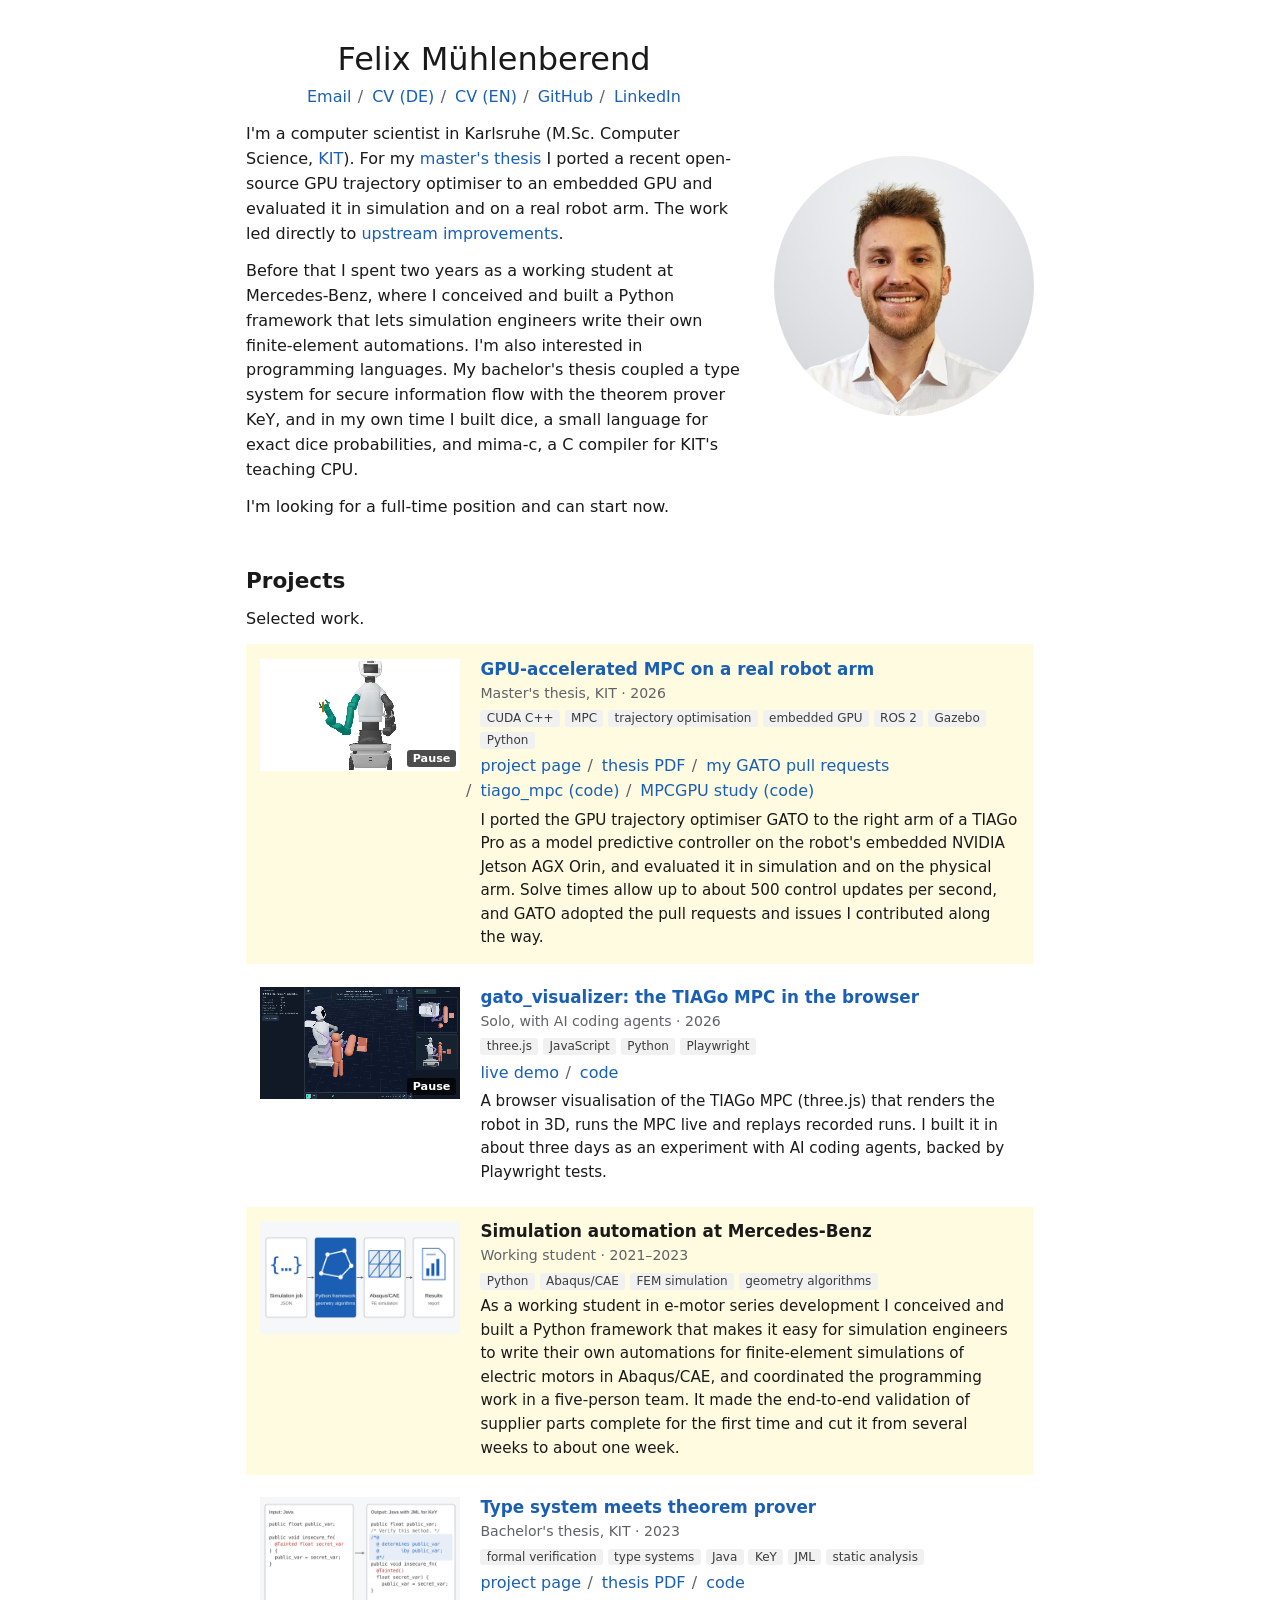
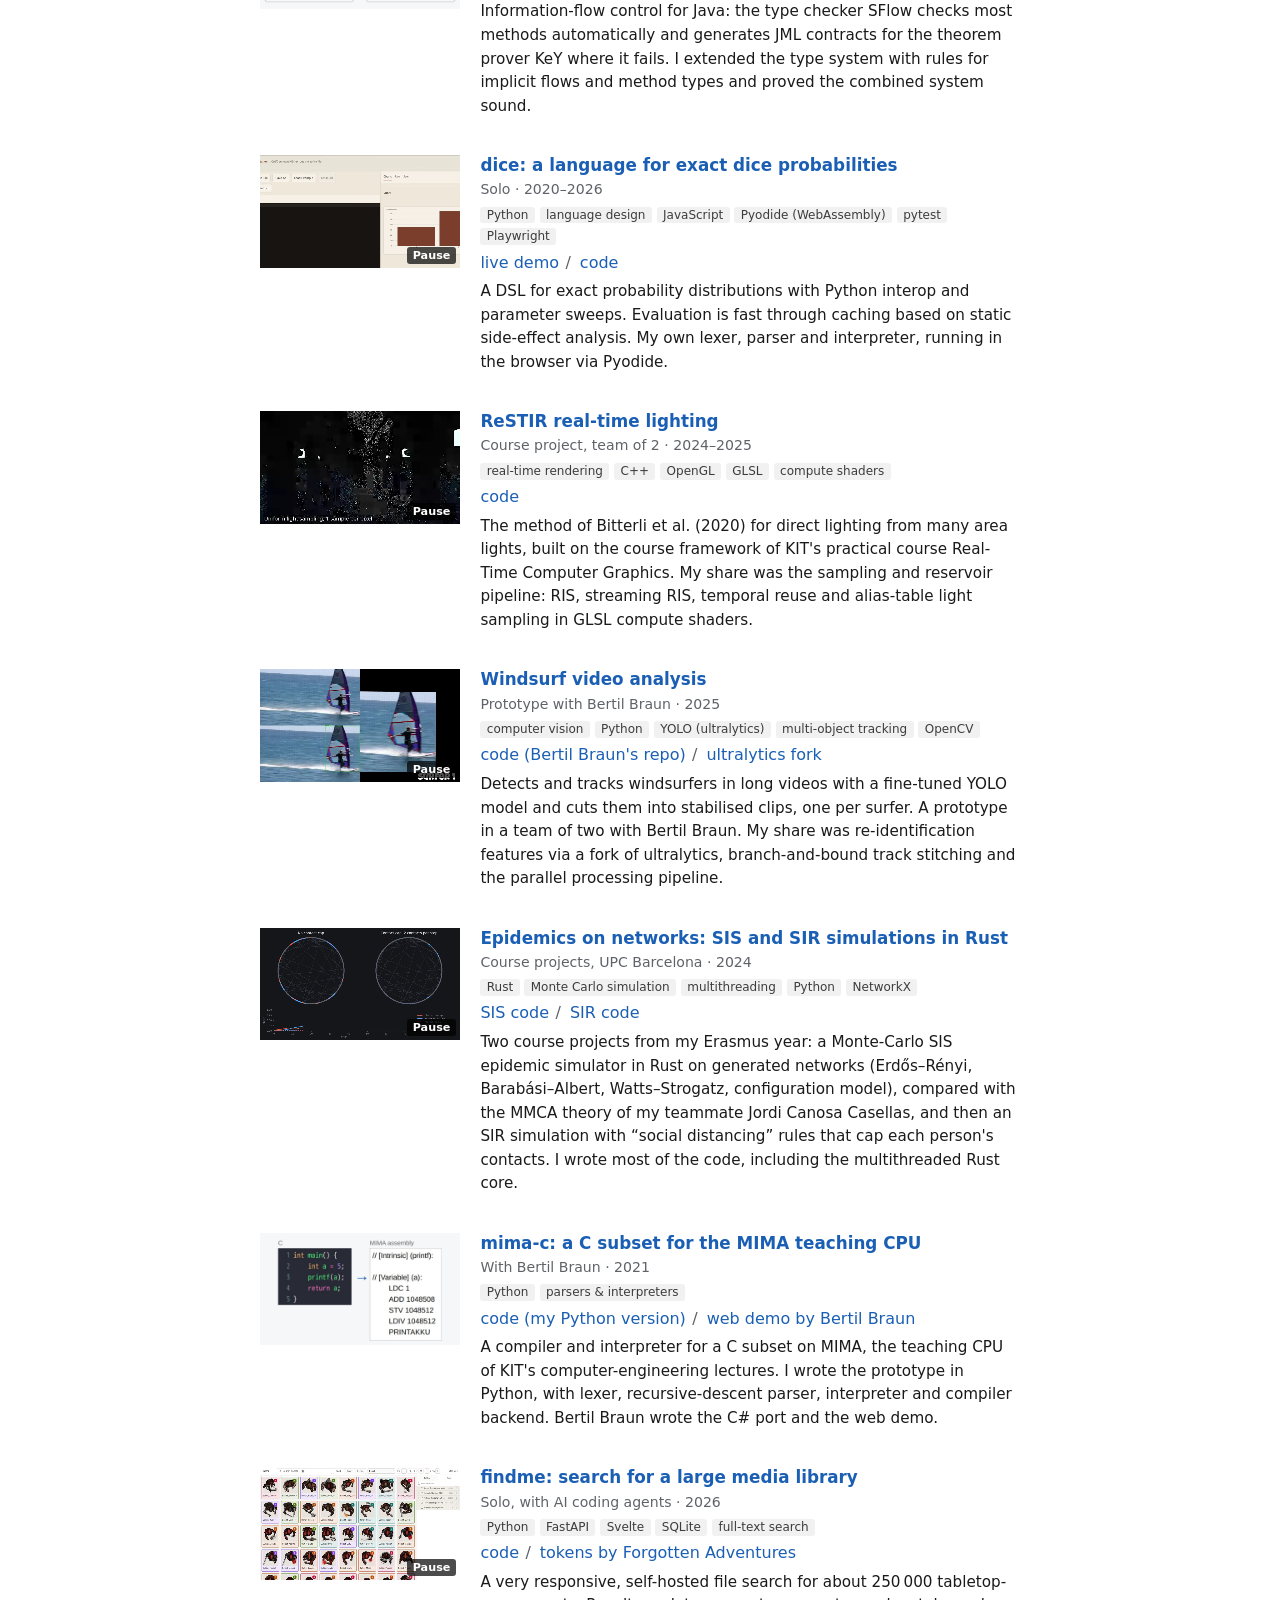
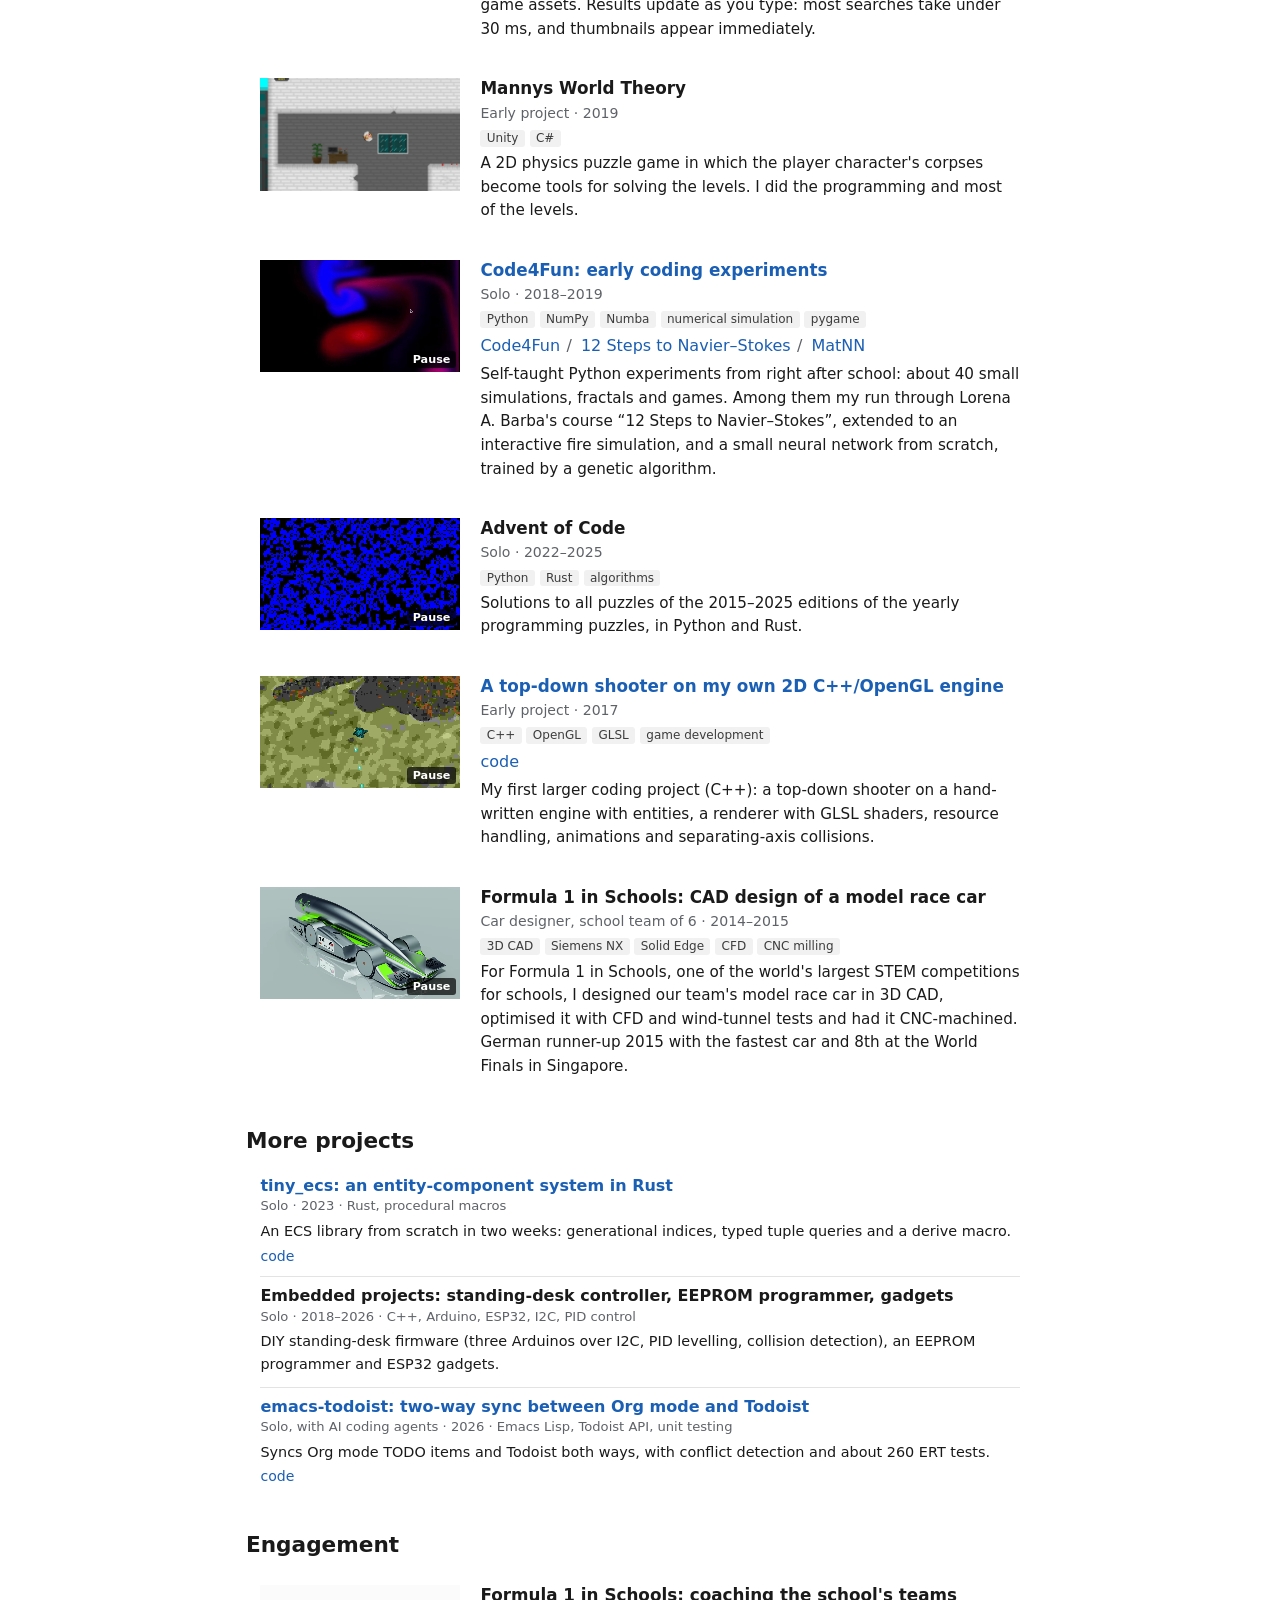
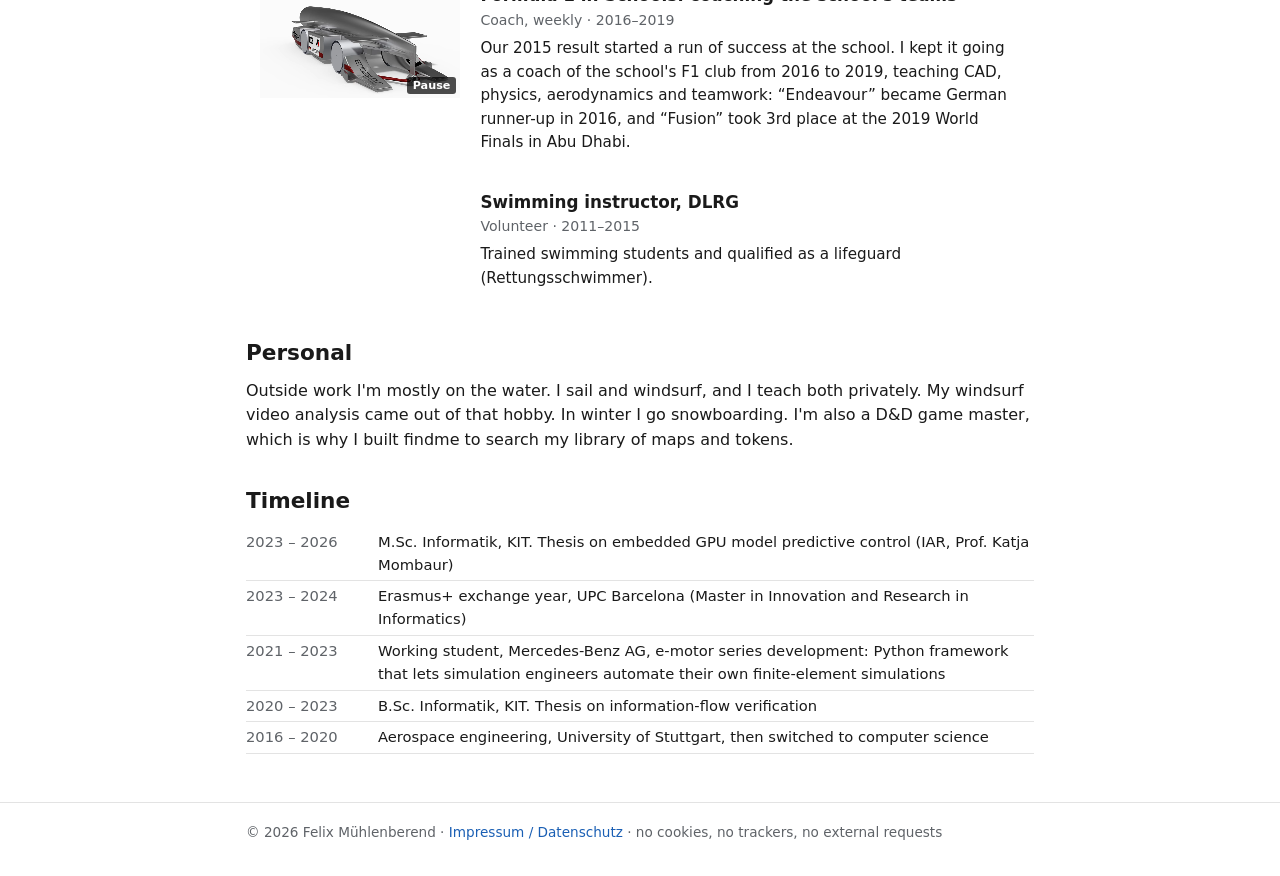
<file: index.html>
<!doctype html>
<!--
  Home page (layout "variant A", chosen 24.11.2026): compact header with photo, bio
  and links; project rows with looping clips as the main content; a compact
  text-only "More projects" list below them; "Engagement" rows after that; a short timeline at the bottom. Facts come from the Bewerbung repo (docs/profile.md, docs/cv-pool/,
  docs/projects.md, cv/data/cv.yaml). Placeholders: class "todo" plus a TODO(felix)
  comment; list them with tools/check_todos.sh.
-->
<html lang="en">
<head>
<meta charset="utf-8">
<meta name="viewport" content="width=device-width, initial-scale=1">
<title>Felix Mühlenberend</title>
<meta name="description" content="Felix Mühlenberend, computer scientist (M.Sc. KIT): GPU model predictive control on a real robot arm, programming languages, real-time graphics.">
<link rel="icon" href="favicon.svg" type="image/svg+xml">
<link rel="stylesheet" href="style.css">
</head>
<body>


<main class="column">
  <!-- ==========================================================================
       Header: name and links, bio, photo. On a phone the photo shrinks to 120 px
       beside the name so the first project row is on the first screen.
       ========================================================================== -->
  <header class="home-header">
    <!-- Photo: Felix's variant (b), gradient background (25.11.2026), from the
         square crops in Bewerbung's documents/photo/, metadata stripped. Round
         crop by .ph-photo; 800 px for 2x screens. -->
    <div class="photo ph-photo"><img src="media/photo/felix-muehlenberend-400.jpg"
      srcset="media/photo/felix-muehlenberend-400.jpg 1x, media/photo/felix-muehlenberend-800.jpg 2x"
      width="400" height="400" alt="Felix Mühlenberend"></div>
    <div class="name">
      <h1>Felix Mühlenberend</h1>
      <p class="links">
        <!-- Contact: hand-written here, never taken from cv.yaml's `person` (README.md, Privacy). -->
        <a href="mailto:felix.muehlenberend@mailbox.org">Email</a>
        <!-- CV as two PDFs instead of an HTML page (Felix, 25.11.2026), built in the
             Bewerbung repo without address, phone, birth date, photo or signature (the
             English one from cv/jobs/_public) and copied to files/ by hand; rebuild and
             copy them after a cv.yaml change. Two plain items of the link row, each
             a whole link (Felix, 25.11.2026). -->
        <a href="files/Muehlenberend-Felix_Lebenslauf.pdf" hreflang="de" type="application/pdf">CV&nbsp;(DE)</a>
        <a href="files/Muehlenberend-Felix_CV.pdf" hreflang="en" type="application/pdf">CV&nbsp;(EN)</a>
        <a href="https://github.com/felixmueh">GitHub</a>
        <a href="https://www.linkedin.com/in/felix-muehlenberend/">LinkedIn</a>
      </p>
    </div>
    <div class="bio">
      <!-- Intro chosen by Felix 24.11.2026 (proposals and reviews: build/intro/); second paragraph
           with the programming-languages sentence: Felix 25.11.2026 (version B, no credit
           here, the mima-c row credits Bertil Braun). -->
      <p>I'm a computer scientist in Karlsruhe (M.Sc. Computer Science, <a href="https://www.kit.edu/">KIT</a>). For my <a href="projects/tiago-mpc.html">master's thesis</a> I ported a recent open-source GPU trajectory optimiser to an embedded GPU and evaluated it in simulation and on a real robot arm. The work led directly to <a href="https://github.com/A2R-Lab/GATO/pulls?q=is%3Apr+is%3Amerged+author%3Afelixmueh">upstream improvements</a>.</p>
      <p>Before that I spent two years as a working student at Mercedes-Benz, where I conceived and built a Python framework that lets simulation engineers write their own finite-element automations. I'm also interested in programming languages. My bachelor's thesis coupled a type system for secure information flow with the theorem prover KeY, and in my own time I built dice, a small language for exact dice probabilities, and mima-c, a C compiler for KIT's teaching CPU.</p>
      <p>I'm looking for a full-time position and can start now.</p>
    </div>
  </header>

  <!-- ==========================================================================
       Projects: in Felix's order (web.order), the thesis first and highlighted. Each row shows a clip and
       two sentences without a click (docs/guides/personal-website-demos.md §1.2).
       The rows are generated by tools/render.py from the `web:` blocks in the
       Bewerbung repo's cv/data/cv.yaml; edit them there (README.md).
       ========================================================================== -->
  <h2 id="projects">Projects</h2>
  <p class="home-intro">Selected work.</p>

  <div class="rows">
    <!-- BEGIN generated: projects -->
    <!-- Generated by tools/render.py from data/cv.yaml (the Bewerbung repo's cv/data/cv.yaml). Don't edit here: edit cv.yaml and run the script. -->
    <article class="row key">
      <div class="clip"><video loop muted playsinline preload="metadata" poster="media/thesis/thesis.jpg" aria-label="Clip: GPU-accelerated MPC on a real robot arm"><source src="media/thesis/thesis.webm" type="video/webm"><source src="media/thesis/thesis.mp4" type="video/mp4"></video></div>
      <div>
        <h3><a href="projects/tiago-mpc.html">GPU-accelerated MPC on a real robot arm</a></h3>
        <div class="meta">Master's thesis, KIT · 2026</div>
        <ul class="tech" aria-label="Languages and tools"><li>CUDA C++</li><li>MPC</li><li>trajectory optimisation</li><li>embedded GPU</li><li>ROS 2</li><li>Gazebo</li><li>Python</li></ul>
        <div class="links">
          <a href="projects/tiago-mpc.html">project page</a>
          <a href="files/Muehlenberend_MSc-Thesis.pdf">thesis PDF</a>
          <a href="https://github.com/A2R-Lab/GATO/pulls?q=is%3Apr+is%3Amerged+author%3Afelixmueh">my GATO pull requests</a>
          <a href="https://github.com/felixmueh/tiago_mpc">tiago_mpc (code)</a>
          <a href="https://github.com/felixmueh/MPCGPU">MPCGPU study (code)</a>
        </div>
        <p>I ported the GPU trajectory optimiser GATO to the right arm of a TIAGo Pro as a model predictive controller on the robot's embedded NVIDIA Jetson AGX Orin, and evaluated it in simulation and on the physical arm. Solve times allow up to about 500 control updates per second, and GATO adopted the pull requests and issues I contributed along the way.</p>
      </div>
    </article>
    <article class="row">
      <div class="clip"><video loop muted playsinline preload="metadata" poster="media/gato-visualizer/gato-visualizer.jpg" aria-label="Clip: gato_visualizer: the TIAGo MPC in the browser"><source src="media/gato-visualizer/gato-visualizer.webm" type="video/webm"><source src="media/gato-visualizer/gato-visualizer.mp4" type="video/mp4"></video></div>
      <div>
        <h3><a href="demos/gato-visualizer/">gato_visualizer: the TIAGo MPC in the browser</a></h3>
        <div class="meta">Solo, with AI coding agents · 2026</div>
        <ul class="tech" aria-label="Languages and tools"><li>three.js</li><li>JavaScript</li><li>Python</li><li>Playwright</li></ul>
        <div class="links">
          <a href="demos/gato-visualizer/">live demo</a>
          <a href="https://github.com/felixmueh/gato_visualizer">code</a>
        </div>
        <p>A browser visualisation of the TIAGo MPC (three.js) that renders the robot in 3D, runs the MPC live and replays recorded runs. I built it in about three days as an experiment with AI coding agents, backed by Playwright tests.</p>
      </div>
    </article>
    <article class="row key">
      <div class="still"><img src="media/mercedes/mercedes.jpg" alt="Simulation automation at Mercedes-Benz"></div>
      <div>
        <h3>Simulation automation at Mercedes-Benz</h3>
        <div class="meta">Working student · 2021–2023</div>
        <ul class="tech" aria-label="Languages and tools"><li>Python</li><li>Abaqus/CAE</li><li>FEM simulation</li><li>geometry algorithms</li></ul>
        <p>As a working student in e-motor series development I conceived and built a Python framework that makes it easy for simulation engineers to write their own automations for finite-element simulations of electric motors in Abaqus/CAE, and coordinated the programming work in a five-person team. It made the end-to-end validation of supplier parts complete for the first time and cut it from several weeks to about one week.</p>
      </div>
    </article>
    <article class="row">
      <div class="still"><img src="media/sflow/sflow.jpg" alt="Type system meets theorem prover"></div>
      <div>
        <h3><a href="projects/sflow-key.html">Type system meets theorem prover</a></h3>
        <div class="meta">Bachelor's thesis, KIT · 2023</div>
        <ul class="tech" aria-label="Languages and tools"><li>formal verification</li><li>type systems</li><li>Java</li><li>KeY</li><li>JML</li><li>static analysis</li></ul>
        <div class="links">
          <a href="projects/sflow-key.html">project page</a>
          <a href="files/Muehlenberend_BSc-Thesis.pdf">thesis PDF</a>
          <a href="https://github.com/felixmueh/sflow-key-translation-layer">code</a>
        </div>
        <p>Information-flow control for Java: the type checker SFlow checks most methods automatically and generates JML contracts for the theorem prover KeY where it fails. I extended the type system with rules for implicit flows and method types and proved the combined system sound.</p>
      </div>
    </article>
    <article class="row">
      <div class="clip"><video loop muted playsinline preload="metadata" poster="media/dice/dice.jpg" aria-label="Clip: dice: a language for exact dice probabilities"><source src="media/dice/dice.webm" type="video/webm"><source src="media/dice/dice.mp4" type="video/mp4"></video></div>
      <div>
        <h3><a href="https://felixmueh.github.io/dice-web/">dice: a language for exact dice probabilities</a></h3>
        <div class="meta">Solo · 2020–2026</div>
        <ul class="tech" aria-label="Languages and tools"><li>Python</li><li>language design</li><li>JavaScript</li><li>Pyodide (WebAssembly)</li><li>pytest</li><li>Playwright</li></ul>
        <div class="links">
          <a href="https://felixmueh.github.io/dice-web/">live demo</a>
          <a href="https://github.com/felixmueh/dice">code</a>
        </div>
        <p>A DSL for exact probability distributions with Python interop and parameter sweeps. Evaluation is fast through caching based on static side-effect analysis. My own lexer, parser and interpreter, running in the browser via Pyodide.</p>
      </div>
    </article>
    <article class="row">
      <div class="clip"><video loop muted playsinline preload="metadata" poster="media/restir/restir.jpg" aria-label="Clip: ReSTIR real-time lighting"><source src="media/restir/restir.webm" type="video/webm"><source src="media/restir/restir.mp4" type="video/mp4"></video></div>
      <div>
        <h3><a href="https://github.com/felixmueh/RT-Rendering_ReSTIR">ReSTIR real-time lighting</a></h3>
        <div class="meta">Course project, team of 2 · 2024–2025</div>
        <ul class="tech" aria-label="Languages and tools"><li>real-time rendering</li><li>C++</li><li>OpenGL</li><li>GLSL</li><li>compute shaders</li></ul>
        <div class="links">
          <a href="https://github.com/felixmueh/RT-Rendering_ReSTIR">code</a>
        </div>
        <p>The method of Bitterli et al. (2020) for direct lighting from many area lights, built on the course framework of KIT's practical course Real-Time Computer Graphics. My share was the sampling and reservoir pipeline: RIS, streaming RIS, temporal reuse and alias-table light sampling in GLSL compute shaders.</p>
      </div>
    </article>
    <article class="row">
      <div class="clip"><video loop muted playsinline preload="metadata" poster="media/windsurf/windsurf.jpg" aria-label="Clip: Windsurf video analysis"><source src="media/windsurf/windsurf.webm" type="video/webm"><source src="media/windsurf/windsurf.mp4" type="video/mp4"></video></div>
      <div>
        <h3><a href="https://github.com/BertilBraun/Windsurf-Analysis/tree/49e0e56">Windsurf video analysis</a></h3>
        <div class="meta">Prototype with Bertil Braun · 2025</div>
        <ul class="tech" aria-label="Languages and tools"><li>computer vision</li><li>Python</li><li>YOLO (ultralytics)</li><li>multi-object tracking</li><li>OpenCV</li></ul>
        <div class="links">
          <a href="https://github.com/BertilBraun/Windsurf-Analysis/tree/49e0e56">code (Bertil Braun's repo)</a>
          <a href="https://github.com/felixmueh/ultralytics">ultralytics fork</a>
        </div>
        <p>Detects and tracks windsurfers in long videos with a fine-tuned YOLO model and cuts them into stabilised clips, one per surfer. A prototype in a team of two with Bertil Braun. My share was re-identification features via a fork of ultralytics, branch-and-bound track stitching and the parallel processing pipeline.</p>
      </div>
    </article>
    <article class="row">
      <div class="clip"><video loop muted playsinline preload="metadata" poster="media/complex-networks/complex-networks.jpg" aria-label="Clip: Epidemics on networks: SIS and SIR simulations in Rust"><source src="media/complex-networks/complex-networks.webm" type="video/webm"><source src="media/complex-networks/complex-networks.mp4" type="video/mp4"></video></div>
      <div>
        <h3><a href="https://github.com/felixmueh/CN-A4">Epidemics on networks: SIS and SIR simulations in Rust</a></h3>
        <div class="meta">Course projects, UPC Barcelona · 2024</div>
        <ul class="tech" aria-label="Languages and tools"><li>Rust</li><li>Monte Carlo simulation</li><li>multithreading</li><li>Python</li><li>NetworkX</li></ul>
        <div class="links">
          <a href="https://github.com/felixmueh/CN-A4">SIS code</a>
          <a href="https://github.com/felixmueh/CN_FinalProject">SIR code</a>
        </div>
        <p>Two course projects from my Erasmus year: a Monte-Carlo SIS epidemic simulator in Rust on generated networks (Erdős–Rényi, Barabási–Albert, Watts–Strogatz, configuration model), compared with the MMCA theory of my teammate Jordi Canosa Casellas, and then an SIR simulation with “social distancing” rules that cap each person's contacts. I wrote most of the code, including the multithreaded Rust core.</p>
      </div>
    </article>
    <article class="row">
      <div class="still"><img src="media/mima-c/mima-c.jpg" alt="mima-c: a C subset for the MIMA teaching CPU"></div>
      <div>
        <h3><a href="https://github.com/felixmueh/mima-c">mima-c: a C subset for the MIMA teaching CPU</a></h3>
        <div class="meta">With Bertil Braun · 2021</div>
        <ul class="tech" aria-label="Languages and tools"><li>Python</li><li>parsers &amp; interpreters</li></ul>
        <div class="links">
          <a href="https://github.com/felixmueh/mima-c">code (my Python version)</a>
          <a href="https://bertilbraun.github.io/mima-c/ccompiler">web demo by Bertil Braun</a>
        </div>
        <p>A compiler and interpreter for a C subset on MIMA, the teaching CPU of KIT's computer-engineering lectures. I wrote the prototype in Python, with lexer, recursive-descent parser, interpreter and compiler backend. Bertil Braun wrote the C# port and the web demo.</p>
      </div>
    </article>
    <article class="row">
      <div class="clip"><video loop muted playsinline preload="metadata" poster="media/findme-v2/findme-v2.jpg" aria-label="Clip: findme: search for a large media library"><source src="media/findme-v2/findme-v2.webm" type="video/webm"><source src="media/findme-v2/findme-v2.mp4" type="video/mp4"></video></div>
      <div>
        <h3><a href="https://github.com/felixmueh/findme-v2">findme: search for a large media library</a></h3>
        <div class="meta">Solo, with AI coding agents · 2026</div>
        <ul class="tech" aria-label="Languages and tools"><li>Python</li><li>FastAPI</li><li>Svelte</li><li>SQLite</li><li>full-text search</li></ul>
        <div class="links">
          <a href="https://github.com/felixmueh/findme-v2">code</a>
          <a href="https://www.forgotten-adventures.net">tokens by Forgotten Adventures</a>
        </div>
        <p>A very responsive, self-hosted file search for about 250 000 tabletop-game assets. Results update as you type: most searches take under 30 ms, and thumbnails appear immediately.</p>
      </div>
    </article>
    <article class="row">
      <div class="still"><img src="media/mannys-world-theory/mannys-world-theory.jpg" alt="Mannys World Theory"></div>
      <div>
        <h3>Mannys World Theory</h3>
        <div class="meta">Early project · 2019</div>
        <ul class="tech" aria-label="Languages and tools"><li>Unity</li><li>C#</li></ul>
        <p>A 2D physics puzzle game in which the player character's corpses become tools for solving the levels. I did the programming and most of the levels.</p>
      </div>
    </article>
    <article class="row">
      <div class="clip"><video loop muted playsinline preload="metadata" poster="media/code4fun/code4fun.jpg" aria-label="Clip: Code4Fun: early coding experiments"><source src="media/code4fun/code4fun.webm" type="video/webm"><source src="media/code4fun/code4fun.mp4" type="video/mp4"></video></div>
      <div>
        <h3><a href="https://github.com/felixmueh/Code4Fun">Code4Fun: early coding experiments</a></h3>
        <div class="meta">Solo · 2018–2019</div>
        <ul class="tech" aria-label="Languages and tools"><li>Python</li><li>NumPy</li><li>Numba</li><li>numerical simulation</li><li>pygame</li></ul>
        <div class="links">
          <a href="https://github.com/felixmueh/Code4Fun">Code4Fun</a>
          <a href="https://github.com/felixmueh/My12Steps">12 Steps to Navier–Stokes</a>
          <a href="https://github.com/felixmueh/MatNN">MatNN</a>
        </div>
        <p>Self-taught Python experiments from right after school: about 40 small simulations, fractals and games. Among them my run through Lorena A. Barba's course “12 Steps to Navier–Stokes”, extended to an interactive fire simulation, and a small neural network from scratch, trained by a genetic algorithm.</p>
      </div>
    </article>
    <article class="row">
      <div class="clip"><video loop muted playsinline preload="metadata" poster="media/advent-of-code/advent-of-code.jpg" aria-label="Clip: Advent of Code"><source src="media/advent-of-code/advent-of-code.webm" type="video/webm"><source src="media/advent-of-code/advent-of-code.mp4" type="video/mp4"></video></div>
      <div>
        <h3>Advent of Code</h3>
        <div class="meta">Solo · 2022–2025</div>
        <ul class="tech" aria-label="Languages and tools"><li>Python</li><li>Rust</li><li>algorithms</li></ul>
        <p>Solutions to all puzzles of the 2015–2025 editions of the yearly programming puzzles, in Python and Rust.</p>
      </div>
    </article>
    <article class="row">
      <div class="clip"><video loop muted playsinline preload="metadata" poster="media/cpp-game-engine/cpp-game-engine.jpg" aria-label="Clip: A top-down shooter on my own 2D C++/OpenGL engine"><source src="media/cpp-game-engine/cpp-game-engine.webm" type="video/webm"><source src="media/cpp-game-engine/cpp-game-engine.mp4" type="video/mp4"></video></div>
      <div>
        <h3><a href="https://github.com/felixmueh/TopDown_Shooter_OpenGl-Engine">A top-down shooter on my own 2D C++/OpenGL engine</a></h3>
        <div class="meta">Early project · 2017</div>
        <ul class="tech" aria-label="Languages and tools"><li>C++</li><li>OpenGL</li><li>GLSL</li><li>game development</li></ul>
        <div class="links">
          <a href="https://github.com/felixmueh/TopDown_Shooter_OpenGl-Engine">code</a>
        </div>
        <p>My first larger coding project (C++): a top-down shooter on a hand-written engine with entities, a renderer with GLSL shaders, resource handling, animations and separating-axis collisions.</p>
      </div>
    </article>
    <article class="row">
      <div class="clip"><video loop muted playsinline preload="metadata" poster="media/f1-in-schools/f1-in-schools.jpg" aria-label="Clip: Formula 1 in Schools: CAD design of a model race car"><source src="media/f1-in-schools/f1-in-schools.webm" type="video/webm"><source src="media/f1-in-schools/f1-in-schools.mp4" type="video/mp4"></video></div>
      <div>
        <h3>Formula 1 in Schools: CAD design of a model race car</h3>
        <div class="meta">Car designer, school team of 6 · 2014–2015</div>
        <ul class="tech" aria-label="Languages and tools"><li>3D CAD</li><li>Siemens NX</li><li>Solid Edge</li><li>CFD</li><li>CNC milling</li></ul>
        <p>For Formula 1 in Schools, one of the world's largest STEM competitions for schools, I designed our team's model race car in 3D CAD, optimised it with CFD and wind-tunnel tests and had it CNC-machined. German runner-up 2015 with the fastest car and 8th at the World Finals in Singapore.</p>
      </div>
    </article>
    <!-- END generated: projects -->
  </div>

  <!-- ==========================================================================
       More projects: compact, text only, for projects without a useful
       picture (web.section: more in cv.yaml; Felix, 25.11.2026). Generated
       like the rows above; the heading disappears with the last entry.
       ========================================================================== -->
  <!-- BEGIN generated: more-projects -->
  <!-- Generated by tools/render.py from data/cv.yaml (the Bewerbung repo's cv/data/cv.yaml). Don't edit here: edit cv.yaml and run the script. -->
  <h2 id="more-projects">More projects</h2>
  <ul class="more-projects">
    <li>
      <h3><a href="https://github.com/felixmueh/tiny_ecs">tiny_ecs: an entity-component system in Rust</a></h3>
      <div class="meta">Solo · 2023 · Rust, procedural macros</div>
      <p>An ECS library from scratch in two weeks: generational indices, typed tuple queries and a derive macro.</p>
      <div class="links">
        <a href="https://github.com/felixmueh/tiny_ecs">code</a>
      </div>
    </li>
    <li>
      <h3>Embedded projects: standing-desk controller, EEPROM programmer, gadgets</h3>
      <div class="meta">Solo · 2018–2026 · C++, Arduino, ESP32, I2C, PID control</div>
      <p>DIY standing-desk firmware (three Arduinos over I2C, PID levelling, collision detection), an EEPROM programmer and ESP32 gadgets.</p>
    </li>
    <li>
      <h3><a href="https://github.com/felixmueh/emacs-todoist">emacs-todoist: two-way sync between Org mode and Todoist</a></h3>
      <div class="meta">Solo, with AI coding agents · 2026 · Emacs Lisp, Todoist API, unit testing</div>
      <p>Syncs Org mode TODO items and Todoist both ways, with conflict detection and about 260 ERT tests.</p>
      <div class="links">
        <a href="https://github.com/felixmueh/emacs-todoist">code</a>
      </div>
    </li>
  </ul>
  <!-- END generated: more-projects -->

  <!-- ==========================================================================
       Engagement: coaching and volunteering (web.section: engagement in
       cv.yaml; Felix, 25.11.2026), after both project lists. The rows of the
       main list, with or without a clip; generated like the rows above.
       ========================================================================== -->
  <!-- BEGIN generated: engagement -->
  <!-- Generated by tools/render.py from data/cv.yaml (the Bewerbung repo's cv/data/cv.yaml). Don't edit here: edit cv.yaml and run the script. -->
  <h2 id="engagement">Engagement</h2>
  <div class="rows">
    <article class="row">
      <div class="clip"><video loop muted playsinline preload="metadata" poster="media/f1-coaching/f1-coaching.jpg" aria-label="Clip: Formula 1 in Schools: coaching the school&#39;s teams"><source src="media/f1-coaching/f1-coaching.webm" type="video/webm"><source src="media/f1-coaching/f1-coaching.mp4" type="video/mp4"></video></div>
      <div>
        <h3>Formula 1 in Schools: coaching the school's teams</h3>
        <div class="meta">Coach, weekly · 2016–2019</div>
        <p>Our 2015 result started a run of success at the school. I kept it going as a coach of the school's F1 club from 2016 to 2019, teaching CAD, physics, aerodynamics and teamwork: “Endeavour” became German runner-up in 2016, and “Fusion” took 3rd place at the 2019 World Finals in Abu Dhabi.</p>
      </div>
    </article>
    <article class="row">
      <div></div>
      <div>
        <h3>Swimming instructor, DLRG</h3>
        <div class="meta">Volunteer · 2011–2015</div>
        <p>Trained swimming students and qualified as a lifeguard (Rettungsschwimmer).</p>
      </div>
    </article>
  </div>
  <!-- END generated: engagement -->

  <!-- ==========================================================================
       Personal: hand-written, a few sentences in Felix's voice (25.11.2026).
       No climbing (Felix). A windsurf photo may follow.
       ========================================================================== -->
  <h2 id="personal">Personal</h2>
  <p>Outside work I'm mostly on the water. I sail and windsurf, and I teach both privately. My windsurf video analysis came out of that hobby. In winter I go snowboarding. I'm also a D&amp;D game master, which is why I built findme to search my library of maps and tokens.</p>

  <!-- ==========================================================================
       Short timeline
       ========================================================================== -->
  <h2>Timeline</h2>
  <ul class="mini-timeline">
    <li><span class="when">2023 – 2026</span><span>M.Sc. Informatik, KIT. Thesis on embedded GPU model predictive control (IAR, Prof. Katja Mombaur)</span></li>
    <li><span class="when">2023 – 2024</span><span>Erasmus+ exchange year, UPC Barcelona (Master in Innovation and Research in Informatics)</span></li>
    <li><span class="when">2021 – 2023</span><span>Working student, Mercedes-Benz AG, e-motor series development: Python framework that lets simulation engineers automate their own finite-element simulations</span></li>
    <li><span class="when">2020 – 2023</span><span>B.Sc. Informatik, KIT. Thesis on information-flow verification</span></li>
    <li><span class="when">2016 – 2020</span><span>Aerospace engineering, University of Stuttgart, then switched to computer science</span></li>
  </ul>
</main>

<footer class="site-footer">
  <div class="column">© 2026 Felix Mühlenberend · <a href="legal.html">Impressum / Datenschutz</a> · no cookies, no trackers, no external requests</div>
</footer>

<script src="site.js"></script>
</body>
</html>
</file>
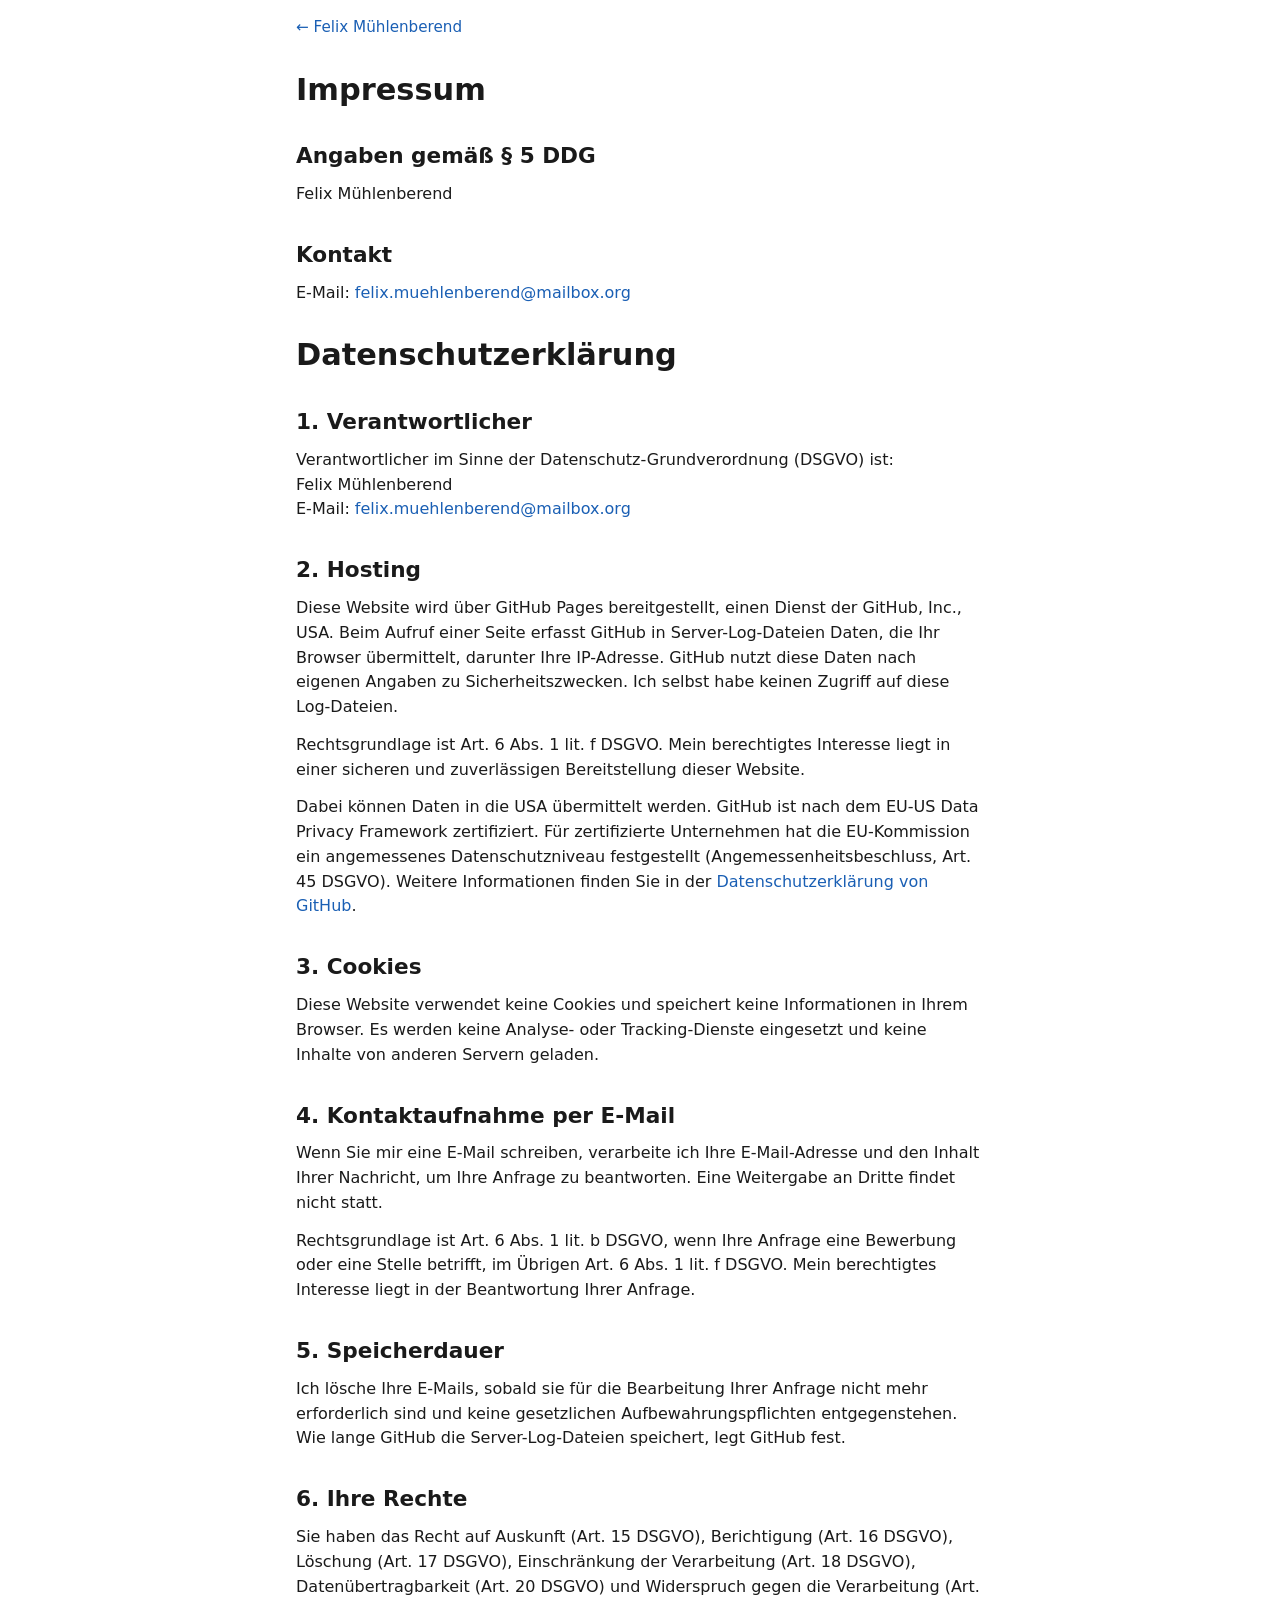
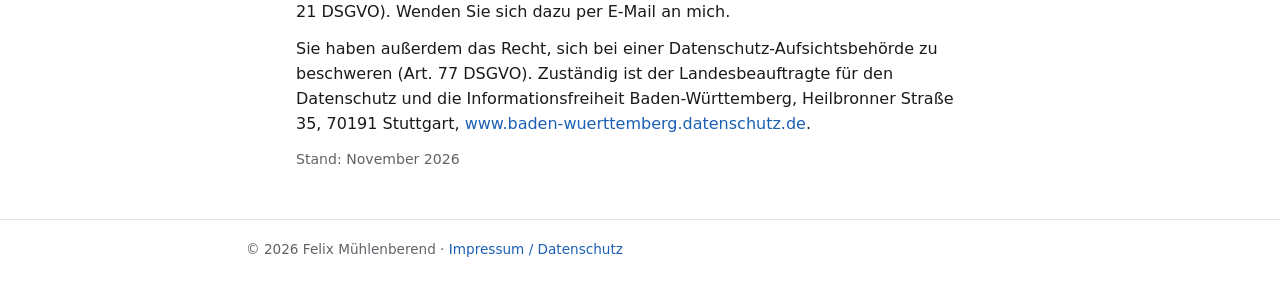
<file: legal.html>
<!doctype html>
<!--
  Impressum and Datenschutzerklärung in the conventional structure and register of
  German personal sites (Felix, 25.11.2026: "the most standard legal notice possible").
  Written by an agent, not copied from a generator.

  Decisions recorded here, not on the page:
  - Name and e-mail only, no postal address (Felix, spec of 24.11.2026, confirmed
    25.11.2026). § 18 Abs. 1 MStV asks for name and a ladungsfähige address even from
    non-commercial sites aimed at the public, and the LFK Baden-Württemberg reads its
    exception narrowly (docs/guides/personal-website.md §3.1–3.3 in the Bewerbung repo).
    So the Impressum knowingly leaves out part of what that rule asks.
  - The heading "Angaben gemäß § 5 DDG" is the one most German sites use (Felix,
    25.11.2026). § 5 DDG (which replaced § 5 TMG in May 2024) covers commercial digital
    services, so for a job-search portfolio it is the customary label more than the
    exact legal basis.
  - The e-mail provider is not named (Felix, 25.11.2026).

  Facts checked on 25.11.2026: GitHub Pages logs visitor IP addresses "for security
  purposes" (docs.github.com, "About GitHub Pages"); GitHub's privacy statement names
  GitHub, Inc. or GitHub B.V. as controller and states DPF certification; § 25 TDDDG
  (the TTDSG's name since May 2024) needs consent only for storing or reading
  information on the visitor's device; the LfDI Baden-Württemberg's address since
  22.12.2025 is Heilbronner Straße 35, 70191 Stuttgart.
  The claims about the site itself (no cookies, no browser storage, nothing loaded from
  other origins) must stay true: README.md "No external resources".
-->
<html lang="de">
<head>
<meta charset="utf-8">
<meta name="viewport" content="width=device-width, initial-scale=1">
<title>Impressum / Datenschutz · Felix Mühlenberend</title>
<meta name="description" content="Impressum und Datenschutzerklärung der Website von Felix Mühlenberend.">
<link rel="icon" href="favicon.svg" type="image/svg+xml">
<link rel="stylesheet" href="style.css">
</head>
<body>

<nav class="backlink column article" aria-label="Home"><a href="index.html">← Felix Mühlenberend</a></nav>

<main class="column article">
  <h1>Impressum</h1>

  <h2>Angaben gemäß § 5 DDG</h2>
  <p>Felix Mühlenberend</p>

  <h2>Kontakt</h2>
  <p>E-Mail: <a href="mailto:felix.muehlenberend@mailbox.org">felix.muehlenberend@mailbox.org</a></p>

  <h1>Datenschutzerklärung</h1>

  <h2>1. Verantwortlicher</h2>
  <p>Verantwortlicher im Sinne der Datenschutz-Grundverordnung (DSGVO) ist:<br>
  Felix Mühlenberend<br>
  E-Mail: <a href="mailto:felix.muehlenberend@mailbox.org">felix.muehlenberend@mailbox.org</a></p>

  <h2>2. Hosting</h2>
  <p>Diese Website wird über GitHub Pages bereitgestellt, einen Dienst der GitHub, Inc., USA. Beim Aufruf einer Seite erfasst GitHub in Server-Log-Dateien Daten, die Ihr Browser übermittelt, darunter Ihre IP-Adresse. GitHub nutzt diese Daten nach eigenen Angaben zu Sicherheitszwecken. Ich selbst habe keinen Zugriff auf diese Log-Dateien.</p>
  <p>Rechtsgrundlage ist Art. 6 Abs. 1 lit. f DSGVO. Mein berechtigtes Interesse liegt in einer sicheren und zuverlässigen Bereitstellung dieser Website.</p>
  <p>Dabei können Daten in die USA übermittelt werden. GitHub ist nach dem EU-US Data Privacy Framework zertifiziert. Für zertifizierte Unternehmen hat die EU-Kommission ein angemessenes Datenschutzniveau festgestellt (Angemessenheitsbeschluss, Art. 45 DSGVO). Weitere Informationen finden Sie in der <a href="https://docs.github.com/en/site-policy/privacy-policies/github-general-privacy-statement">Datenschutzerklärung von GitHub</a>.</p>

  <h2>3. Cookies</h2>
  <p>Diese Website verwendet keine Cookies und speichert keine Informationen in Ihrem Browser. Es werden keine Analyse- oder Tracking-Dienste eingesetzt und keine Inhalte von anderen Servern geladen.</p>

  <h2>4. Kontaktaufnahme per E-Mail</h2>
  <p>Wenn Sie mir eine E-Mail schreiben, verarbeite ich Ihre E-Mail-Adresse und den Inhalt Ihrer Nachricht, um Ihre Anfrage zu beantworten. Eine Weitergabe an Dritte findet nicht statt.</p>
  <p>Rechtsgrundlage ist Art. 6 Abs. 1 lit. b DSGVO, wenn Ihre Anfrage eine Bewerbung oder eine Stelle betrifft, im Übrigen Art. 6 Abs. 1 lit. f DSGVO. Mein berechtigtes Interesse liegt in der Beantwortung Ihrer Anfrage.</p>

  <h2>5. Speicherdauer</h2>
  <p>Ich lösche Ihre E-Mails, sobald sie für die Bearbeitung Ihrer Anfrage nicht mehr erforderlich sind und keine gesetzlichen Aufbewahrungspflichten entgegenstehen. Wie lange GitHub die Server-Log-Dateien speichert, legt GitHub fest.</p>

  <h2>6. Ihre Rechte</h2>
  <p>Sie haben das Recht auf Auskunft (Art. 15 DSGVO), Berichtigung (Art. 16 DSGVO), Löschung (Art. 17 DSGVO), Einschränkung der Verarbeitung (Art. 18 DSGVO), Datenübertragbarkeit (Art. 20 DSGVO) und Widerspruch gegen die Verarbeitung (Art. 21 DSGVO). Wenden Sie sich dazu per E-Mail an mich.</p>
  <p>Sie haben außerdem das Recht, sich bei einer Datenschutz-Aufsichtsbehörde zu beschweren (Art. 77 DSGVO). Zuständig ist der Landesbeauftragte für den Datenschutz und die Informationsfreiheit Baden-Württemberg, Heilbronner Straße 35, 70191 Stuttgart, <a href="https://www.baden-wuerttemberg.datenschutz.de/">www.baden-wuerttemberg.datenschutz.de</a>.</p>

  <p class="meta">Stand: November 2026</p>
</main>

<footer class="site-footer">
  <div class="column">© 2026 Felix Mühlenberend · <a href="legal.html">Impressum / Datenschutz</a></div>
</footer>

</body>
</html>
</file>
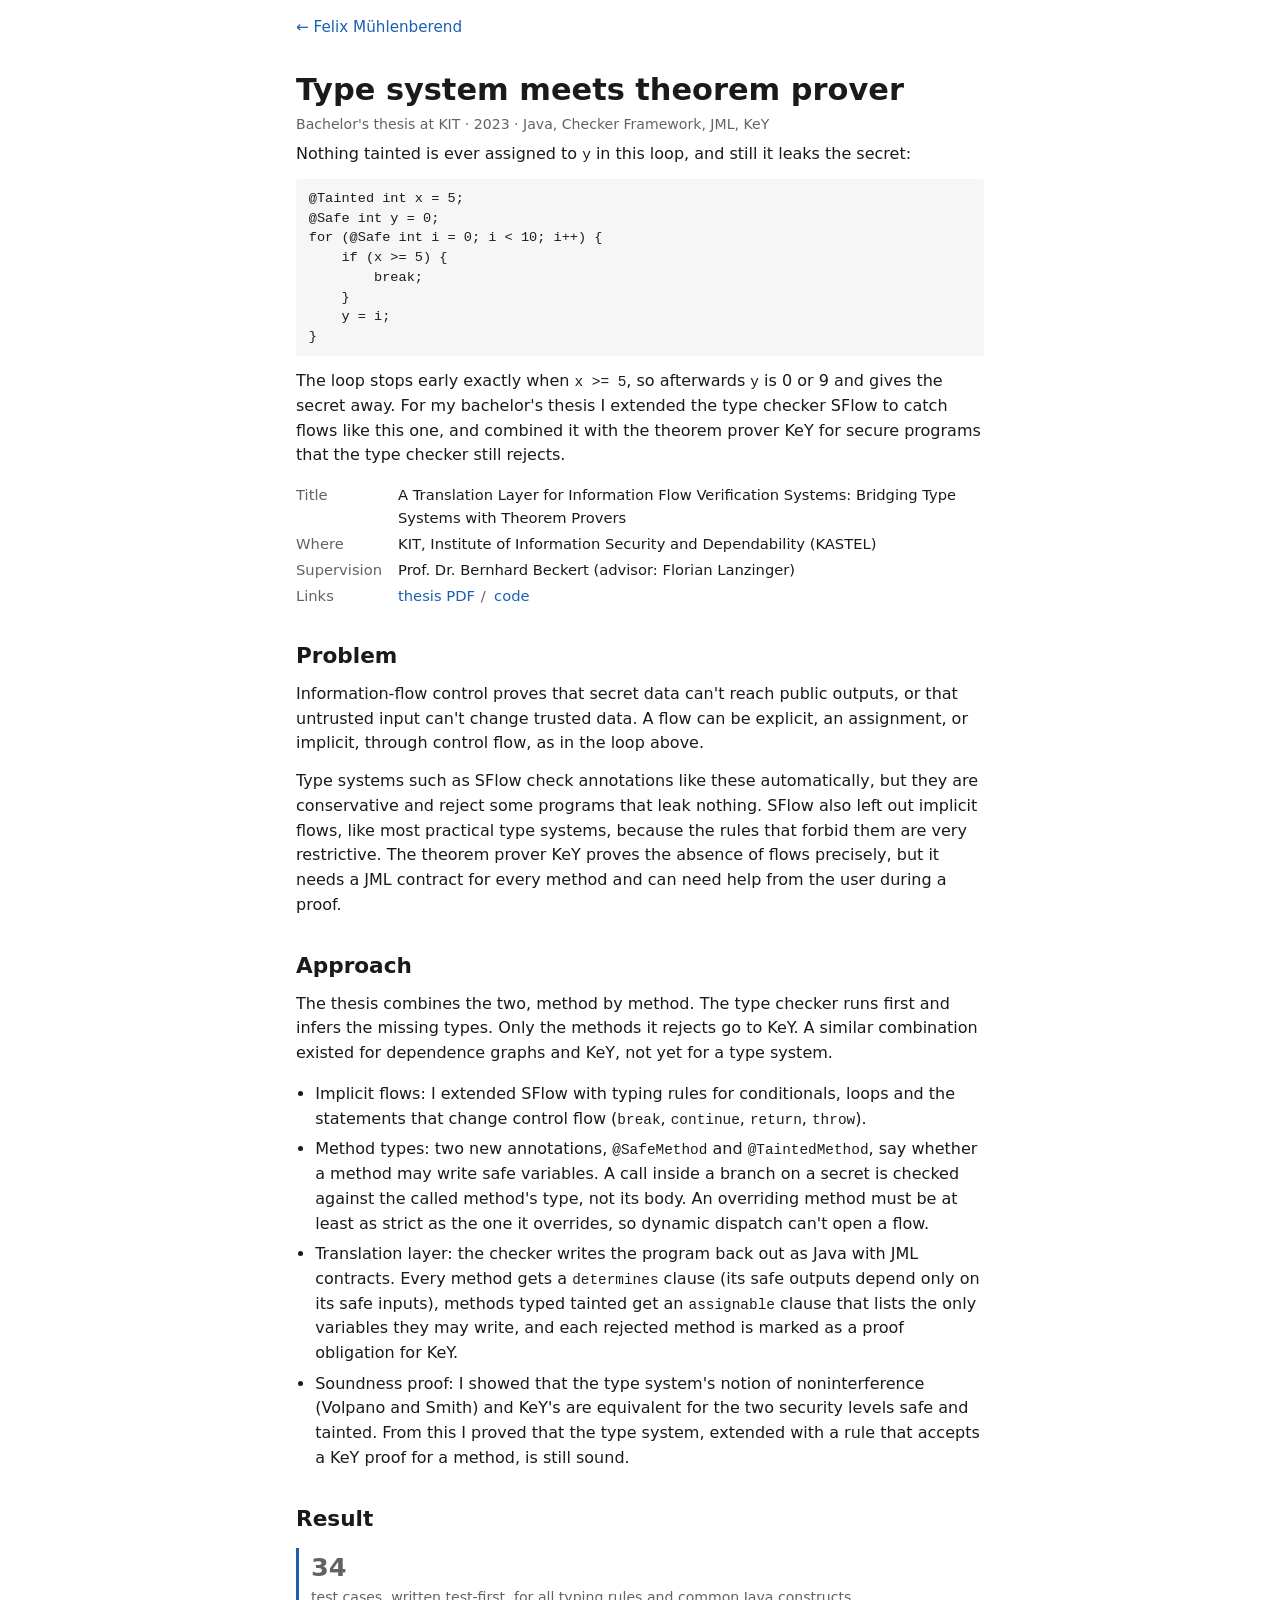
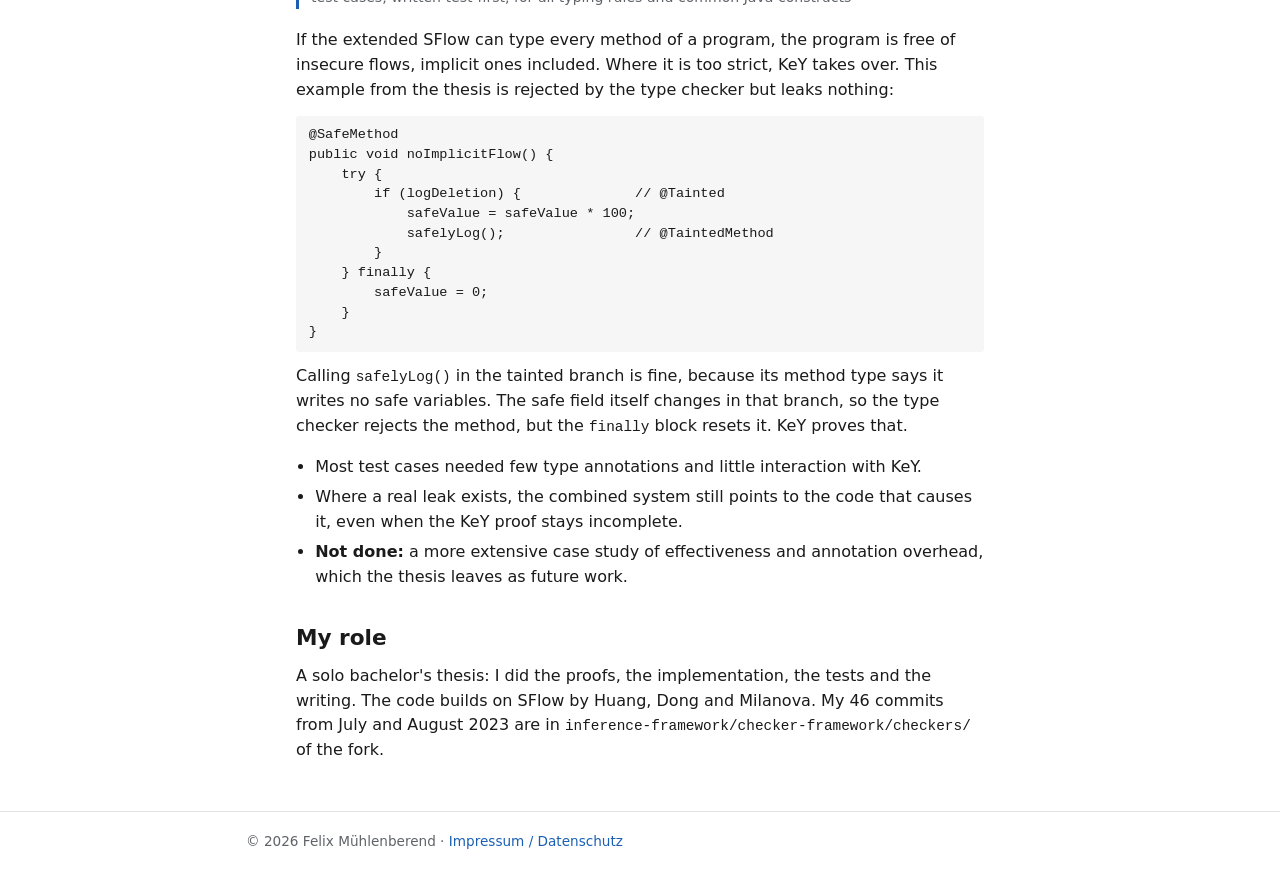
<file: projects/sflow-key.html>
<!doctype html>
<!--
  Bachelor's thesis case study, built like projects/tiago-mpc.html:
  problem → approach → result → own role (docs/guides/personal-website-demos.md §1.2
  in the Bewerbung repo). Felix wanted this page instead of a link to the code
  alone, because the code is a fork and hard to read (25.11.2026).
  Facts: the thesis (files/Muehlenberend_BSc-Thesis.pdf), and in the Bewerbung repo
  docs/cv-pool/education-work.md §2.1, docs/projects.md (sflow-key-translation-layer)
  and docs/website/audits/sflow.md (where the commits sit in the fork).
  Both code examples are from the thesis: Figure 4.10 (implicit flow through break,
  the page's opening example instead of a picture, Felix 25.11.2026) and Figure 5.3
  (false positive, in full with the call to a @TaintedMethod, comments left out).
-->
<html lang="en">
<head>
<meta charset="utf-8">
<meta name="viewport" content="width=device-width, initial-scale=1">
<title>Type system meets theorem prover · Felix Mühlenberend</title>
<meta name="description" content="Bachelor's thesis: information-flow control for Java that combines the type checker SFlow with the theorem prover KeY.">
<link rel="icon" href="../favicon.svg" type="image/svg+xml">
<link rel="stylesheet" href="../style.css">
</head>
<body>

<nav class="backlink column article" aria-label="Home"><a href="../index.html">← Felix Mühlenberend</a></nav>

<main class="column article">
  <h1>Type system meets theorem prover</h1>
  <div class="meta">Bachelor's thesis at KIT · 2023 · Java, Checker Framework, JML, KeY</div>

  <p>Nothing tainted is ever assigned to <code>y</code> in this loop, and still it leaks the secret:</p>
<pre><code>@Tainted int x = 5;
@Safe int y = 0;
for (@Safe int i = 0; i &lt; 10; i++) {
    if (x &gt;= 5) {
        break;
    }
    y = i;
}</code></pre>
  <p>The loop stops early exactly when <code>x &gt;= 5</code>, so afterwards <code>y</code> is 0 or 9 and gives the secret away. For my bachelor's thesis I extended the type checker SFlow to catch flows like this one, and combined it with the theorem prover KeY for secure programs that the type checker still rejects.</p>

  <dl class="facts">
    <dt>Title</dt><dd>A Translation Layer for Information Flow Verification Systems: Bridging Type Systems with Theorem Provers</dd>
    <dt>Where</dt><dd>KIT, Institute of Information Security and Dependability (KASTEL)</dd>
    <dt>Supervision</dt><dd>Prof. Dr. Bernhard Beckert (advisor: Florian Lanzinger)</dd>
    <dt>Links</dt><dd class="links"><a href="../files/Muehlenberend_BSc-Thesis.pdf">thesis PDF</a><a href="https://github.com/felixmueh/sflow-key-translation-layer">code</a></dd>
  </dl>

  <h2>Problem</h2>
  <p>Information-flow control proves that secret data can't reach public outputs, or that untrusted input can't change trusted data. A flow can be explicit, an assignment, or implicit, through control flow, as in the loop above.</p>
  <p>Type systems such as SFlow check annotations like these automatically, but they are conservative and reject some programs that leak nothing. SFlow also left out implicit flows, like most practical type systems, because the rules that forbid them are very restrictive. The theorem prover KeY proves the absence of flows precisely, but it needs a JML contract for every method and can need help from the user during a proof.</p>

  <h2>Approach</h2>
  <p>The thesis combines the two, method by method. The type checker runs first and infers the missing types. Only the methods it rejects go to KeY. A similar combination existed for dependence graphs and KeY, not yet for a type system.</p>
  <ul>
    <li>Implicit flows: I extended SFlow with typing rules for conditionals, loops and the statements that change control flow (<code>break</code>, <code>continue</code>, <code>return</code>, <code>throw</code>).</li>
    <li>Method types: two new annotations, <code>@SafeMethod</code> and <code>@TaintedMethod</code>, say whether a method may write safe variables. A call inside a branch on a secret is checked against the called method's type, not its body. An overriding method must be at least as strict as the one it overrides, so dynamic dispatch can't open a flow.</li>
    <li>Translation layer: the checker writes the program back out as Java with JML contracts. Every method gets a <code>determines</code> clause (its safe outputs depend only on its safe inputs), methods typed tainted get an <code>assignable</code> clause that lists the only variables they may write, and each rejected method is marked as a proof obligation for KeY.</li>
    <li>Soundness proof: I showed that the type system's notion of noninterference (Volpano and Smith) and KeY's are equivalent for the two security levels safe and tainted. From this I proved that the type system, extended with a rule that accepts a KeY proof for a method, is still sound.</li>
  </ul>

  <h2>Result</h2>
  <div class="numbers">
    <div><span class="figure-num">34</span><br>test cases, written test-first, for all typing rules and common Java constructs</div>
  </div>
  <p>If the extended SFlow can type every method of a program, the program is free of insecure flows, implicit ones included. Where it is too strict, KeY takes over. This example from the thesis is rejected by the type checker but leaks nothing:</p>
<pre><code>@SafeMethod
public void noImplicitFlow() {
    try {
        if (logDeletion) {              // @Tainted
            safeValue = safeValue * 100;
            safelyLog();                // @TaintedMethod
        }
    } finally {
        safeValue = 0;
    }
}</code></pre>
  <p>Calling <code>safelyLog()</code> in the tainted branch is fine, because its method type says it writes no safe variables. The safe field itself changes in that branch, so the type checker rejects the method, but the <code>finally</code> block resets it. KeY proves that.</p>
  <ul>
    <li>Most test cases needed few type annotations and little interaction with KeY.</li>
    <li>Where a real leak exists, the combined system still points to the code that causes it, even when the KeY proof stays incomplete.</li>
    <li><strong>Not done:</strong> a more extensive case study of effectiveness and annotation overhead, which the thesis leaves as future work.</li>
  </ul>

  <h2>My role</h2>
  <p>A solo bachelor's thesis: I did the proofs, the implementation, the tests and the writing. The code builds on SFlow by Huang, Dong and Milanova. My 46 commits from July and August 2023 are in <code>inference-framework/checker-framework/checkers/</code> of the fork.</p>
</main>

<footer class="site-footer">
  <div class="column">© 2026 Felix Mühlenberend · <a href="../legal.html">Impressum / Datenschutz</a></div>
</footer>

<script src="../site.js"></script>
</body>
</html>
</file>
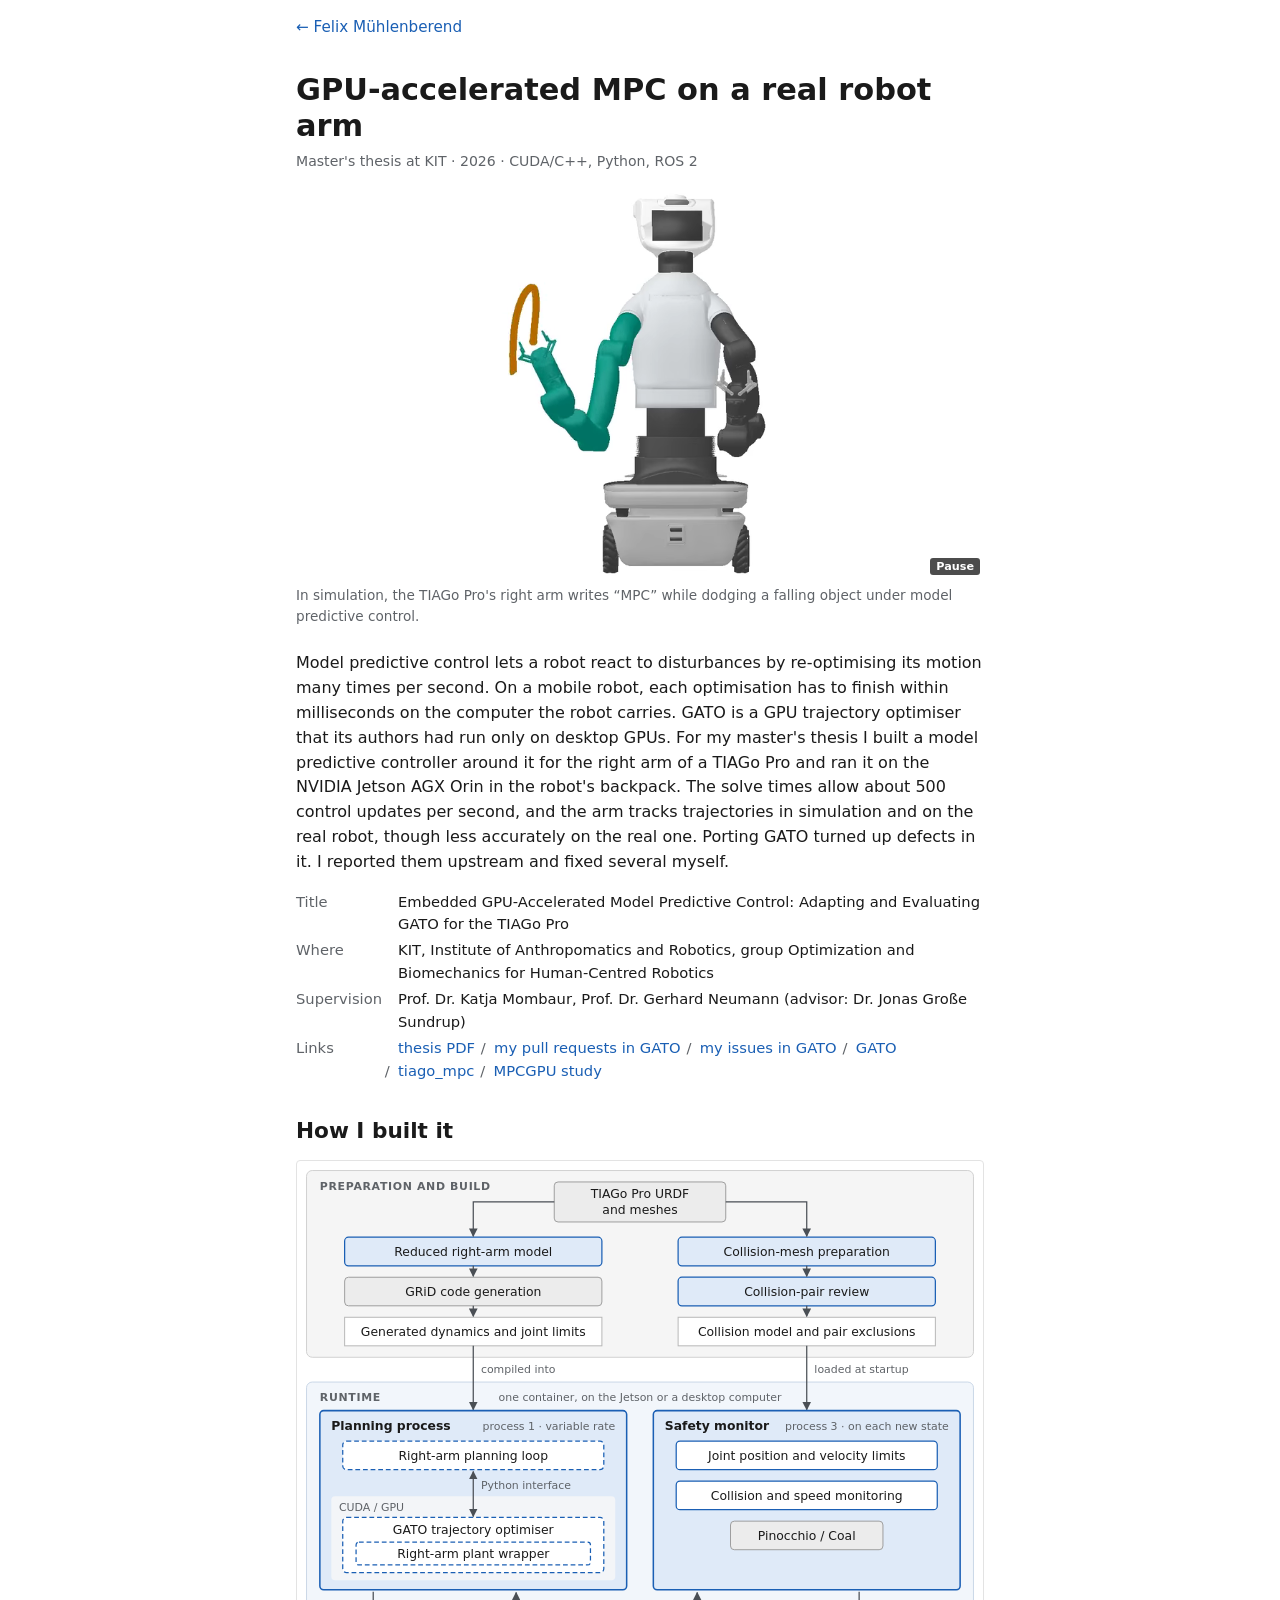
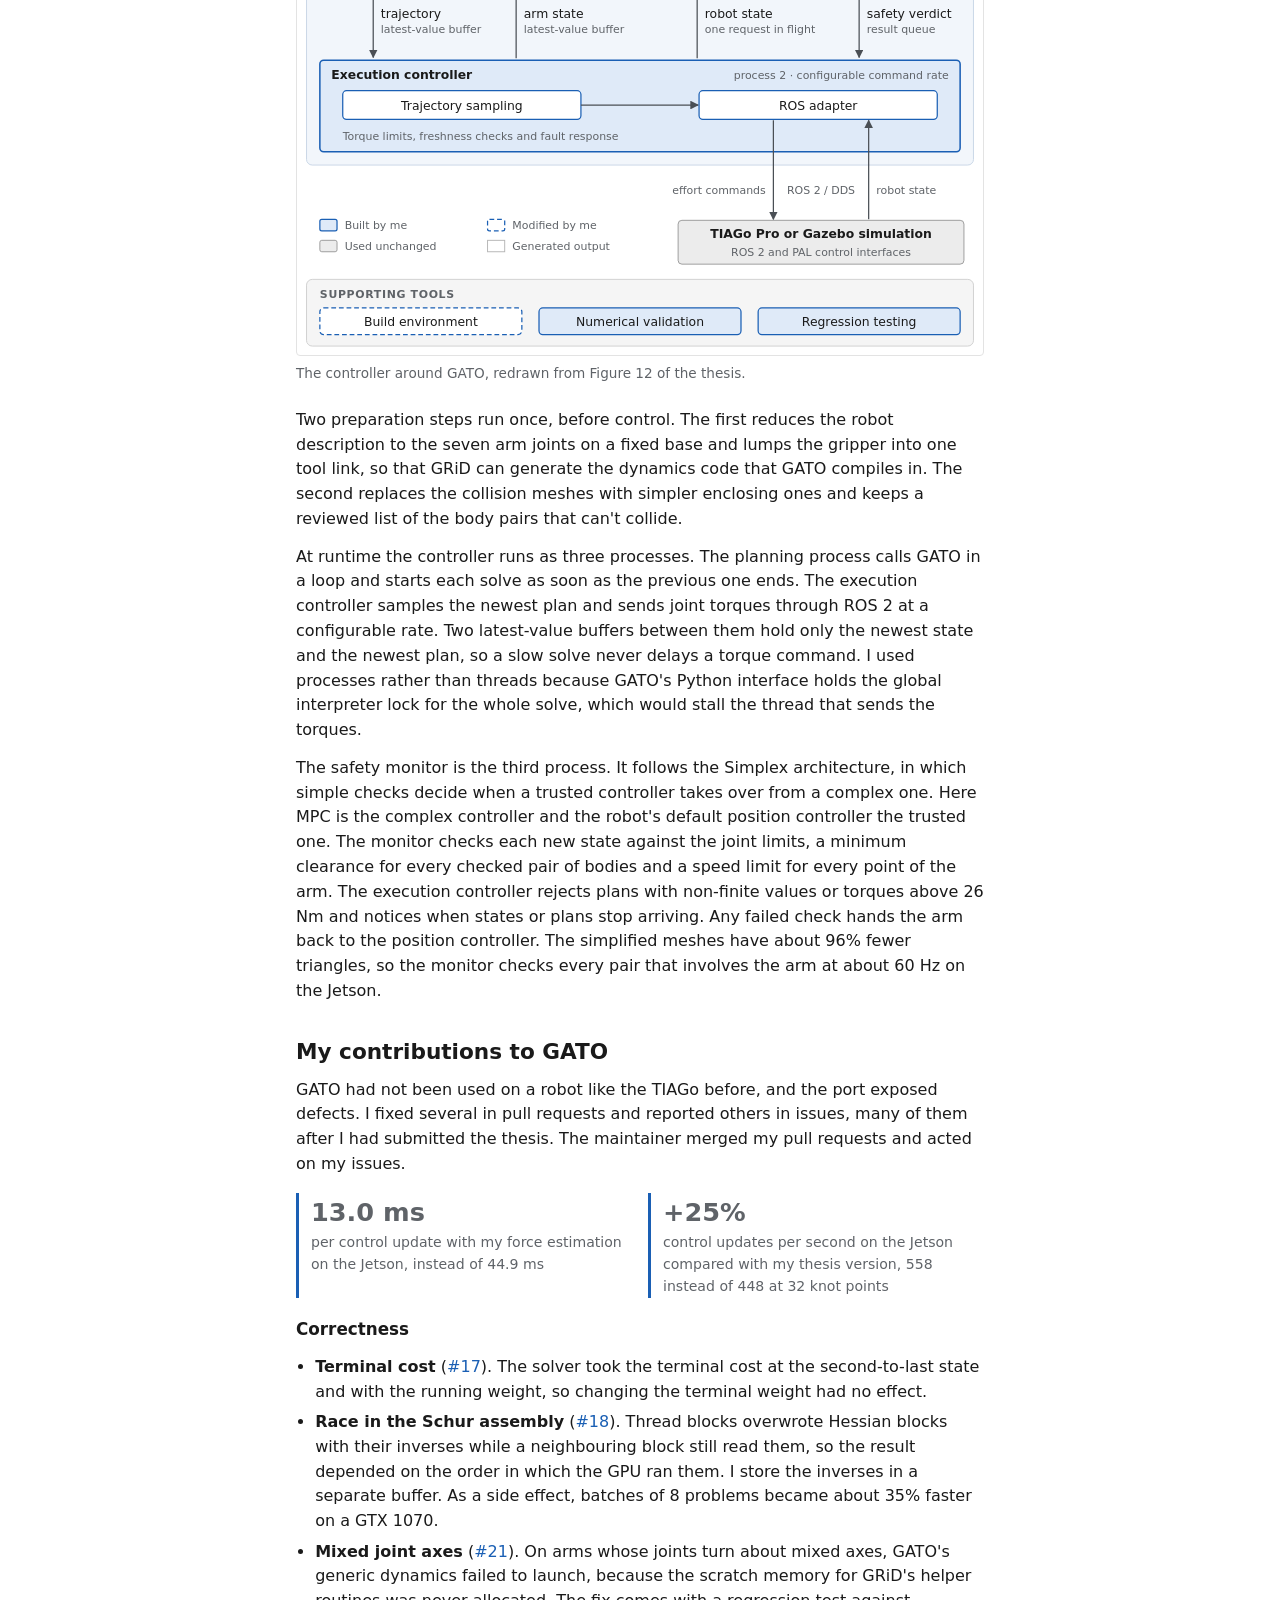
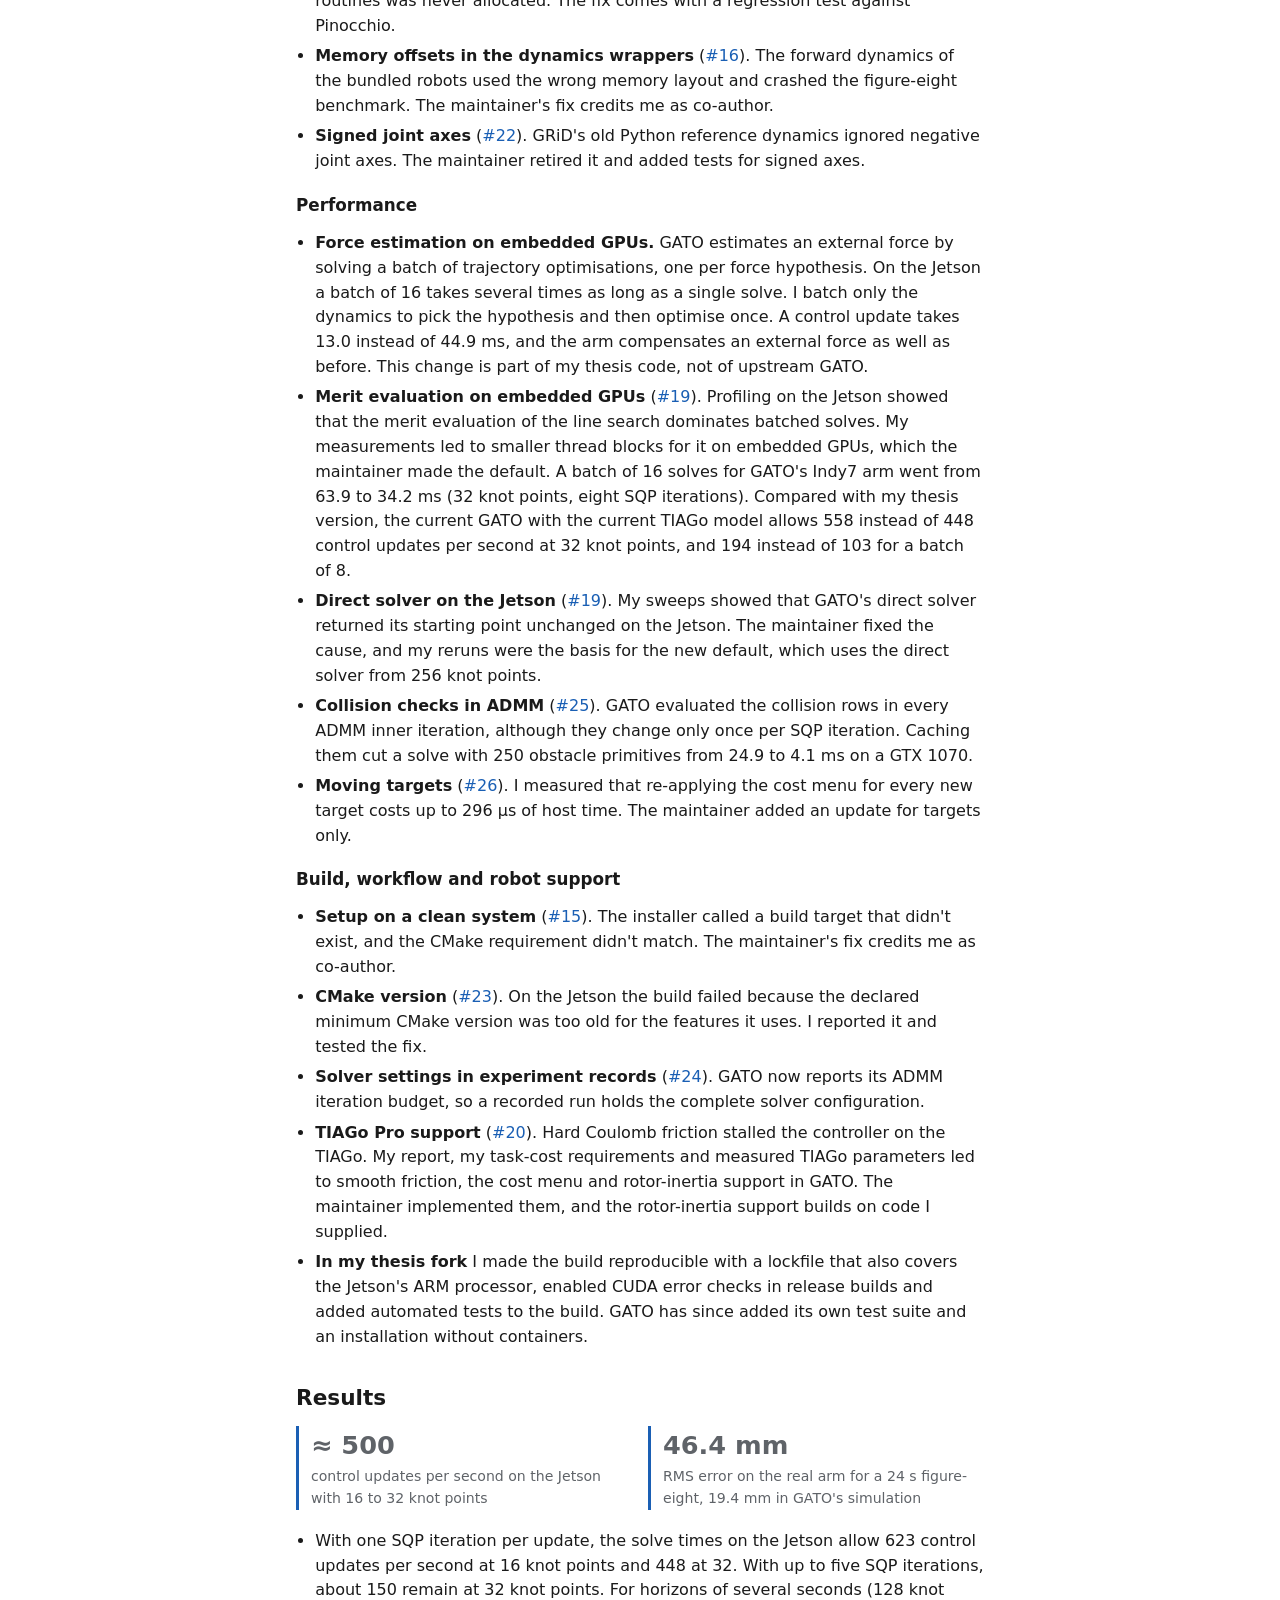
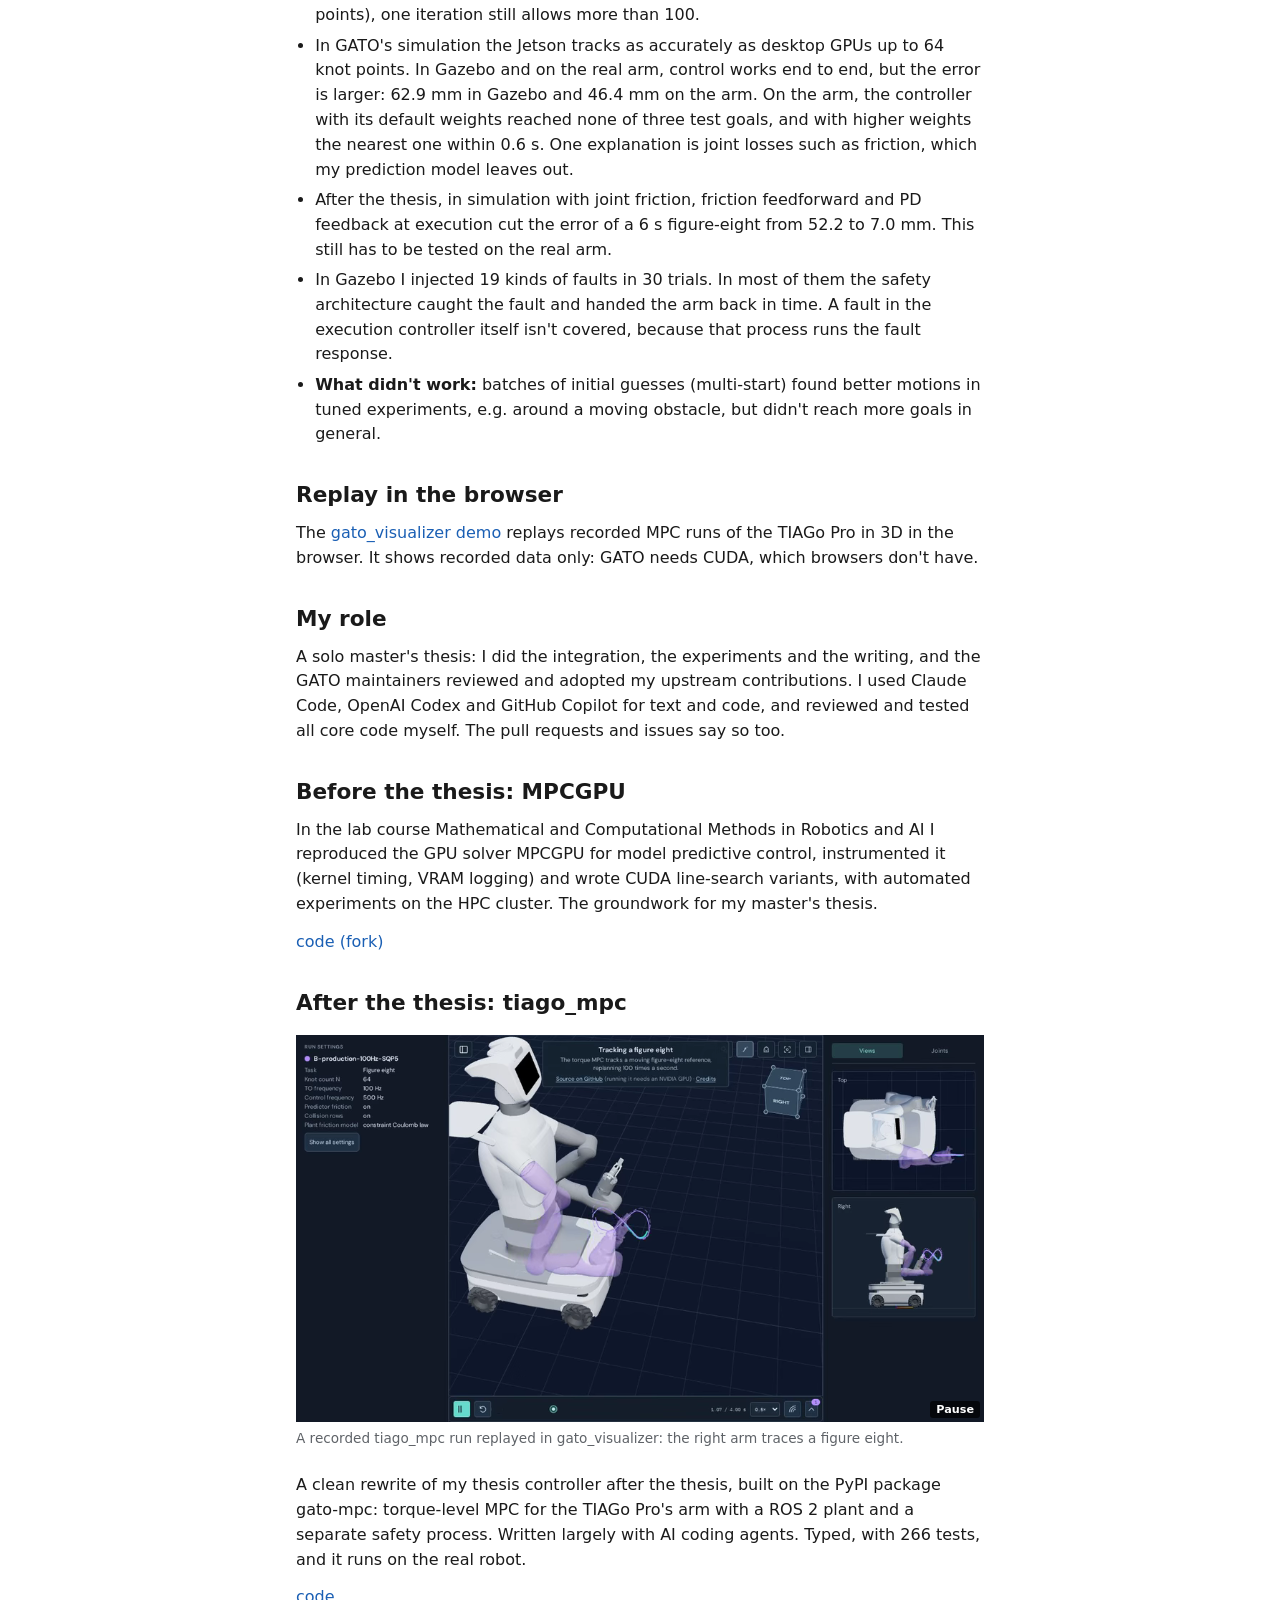
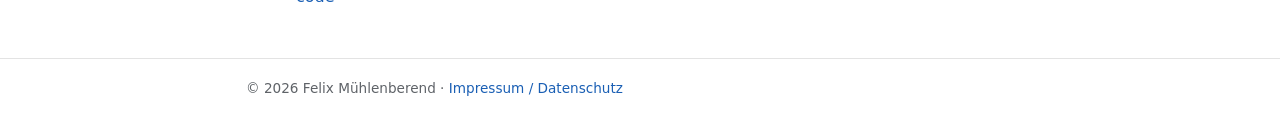
<file: projects/tiago-mpc.html>
<!doctype html>
<!--
  Master's thesis case study, written from a software-engineering angle (Felix, 25.11.2026):
  opening with the result, how I built it (architecture diagram), my contributions to GATO,
  results. The bachelor's thesis page (sflow-key.html) is its sibling.
  Facts: the thesis (files/Muehlenberend_MSc-Thesis.pdf: Figure 12, §4.3, §4.6, §4.7, §5, §7, §10)
  and the thesis presentation, which is newer and wins where they differ
  (~/_Uni/MasterThesis/presentation/build/presentation-final-4k.pdf and the research notes
  research/presentation-*.md next to it), plus the GATO pull requests and issues on GitHub.
  GATO wording (Felix, 25.11.2026): no counts of pull requests or issues.
  Also the home of tiago_mpc and the MPCGPU study (no rows of their own, Felix 24.11.2026).
  Placeholders: class "todo" plus a TODO(felix) comment; see tools/check_todos.sh.
-->
<!--
  No real-robot footage on this page: both clips are renders (Felix, 25.11.2026).
  The rendered TIAGo Pro meshes are PAL Robotics' public description packages
  (tiago_pro_robot, pal_sea_arm, tiago_pro_head_robot, pal_pro_gripper, omni_base_robot,
  pal_urdf_utils), all Apache-2.0 (tiago_mpc models/tiago_pro/README.md, checked
  25.11.2026). A render isn't a redistribution of the meshes, so the caption carries
  no credit line (dropped by Felix, 25.11.2026). The gato_visualizer demo ships the meshes themselves and
  carries the licence text in its own attribution page.
-->
<html lang="en">
<head>
<meta charset="utf-8">
<meta name="viewport" content="width=device-width, initial-scale=1">
<title>GPU-accelerated MPC on a real robot arm · Felix Mühlenberend</title>
<meta name="description" content="Master's thesis: the GPU trajectory optimiser GATO as a model predictive controller on the embedded Jetson of a TIAGo Pro robot arm.">
<link rel="icon" href="../favicon.svg" type="image/svg+xml">
<link rel="stylesheet" href="../style.css">
</head>
<body>

<nav class="backlink column article" aria-label="Home"><a href="../index.html">← Felix Mühlenberend</a></nav>

<main class="column article">
  <h1>GPU-accelerated MPC on a real robot arm</h1>
  <div class="meta">Master's thesis at KIT · 2026 · CUDA/C++, Python, ROS 2</div>

  <div class="hero">
    <div class="clip"><video loop muted playsinline preload="metadata" poster="../media/thesis/thesis.jpg" aria-label="Clip: in simulation, the TIAGo Pro's right arm writes MPC while dodging a falling object"><source src="../media/thesis/thesis.webm" type="video/webm"><source src="../media/thesis/thesis.mp4" type="video/mp4"></video></div>
  </div>
  <p class="caption">In simulation, the TIAGo Pro's right arm writes “MPC” while dodging a falling object under model predictive control.</p>

  <p>Model predictive control lets a robot react to disturbances by re-optimising its motion many times per second. On a mobile robot, each optimisation has to finish within milliseconds on the computer the robot carries. GATO is a GPU trajectory optimiser that its authors had run only on desktop GPUs. For my master's thesis I built a model predictive controller around it for the right arm of a TIAGo Pro and ran it on the NVIDIA Jetson AGX Orin in the robot's backpack. The solve times allow about 500 control updates per second, and the arm tracks trajectories in simulation and on the real robot, though less accurately on the real one. Porting GATO turned up defects in it. I reported them upstream and fixed several myself.</p>

  <dl class="facts">
    <dt>Title</dt><dd>Embedded GPU-Accelerated Model Predictive Control: Adapting and Evaluating GATO for the TIAGo Pro</dd>
    <dt>Where</dt><dd>KIT, Institute of Anthropomatics and Robotics, group Optimization and Biomechanics for Human-Centred Robotics</dd>
    <dt>Supervision</dt><dd>Prof. Dr. Katja Mombaur, Prof. Dr. Gerhard Neumann (advisor: Dr. Jonas Große Sundrup)</dd>
    <dt>Links</dt><dd class="links"><a href="../files/Muehlenberend_MSc-Thesis.pdf">thesis PDF</a><a href="https://github.com/A2R-Lab/GATO/pulls?q=author:felixmueh">my pull requests in GATO</a><a href="https://github.com/A2R-Lab/GATO/issues?q=is%3Aissue%20author%3Afelixmueh">my issues in GATO</a><a href="https://github.com/A2R-Lab/GATO">GATO</a><a href="https://github.com/felixmueh/tiago_mpc">tiago_mpc</a><a href="https://github.com/felixmueh/MPCGPU">MPCGPU study</a></dd>
  </dl>

  <h2>How I built it</h2>
  <!-- Redrawn from Figure 12 of the thesis (fig:tiago-integration-architecture). The thesis
       marks each component with a letter badge (N new / M modified / U used unchanged) and
       leaves the process boxes unmarked, so they read as not his. Here the fill shows who
       built what instead (Felix, 26.11.2026, variant "A1" of a side-by-side comparison): what
       I built a soft blue tint, modified parts white with a dashed blue outline, parts used
       unchanged grey, and the three processes count as built. Inline, not a file in media/,
       so the text uses the page font and the colours come from style.css (.diagram). -->
  <figure class="diagram">
  <svg viewBox="0 0 720 834" role="img" aria-labelledby="arch-title arch-desc">
    <title id="arch-title">Architecture of the controller</title>
    <desc id="arch-desc">Preparation and build: from the TIAGo Pro URDF and meshes, a reduced right-arm model goes through GRiD code generation into generated dynamics code and joint limits, which are compiled into the planning process. A second path prepares simplified collision meshes and a reviewed list of collision pairs, loaded by the safety monitor at startup. Runtime: three processes in one container. The planning process runs the planning loop and, through GATO's Python interface, the GATO trajectory optimiser with the right-arm plant wrapper on the GPU. The execution controller samples the trajectory and sends effort commands through a ROS adapter and ROS 2 to the TIAGo Pro or Gazebo, and receives the robot state. Trajectory and arm state pass between planning and execution through latest-value buffers. The execution controller sends the robot state to the safety monitor with one request in flight, and receives safety verdicts through a result queue. The safety monitor checks joint position and velocity limits, collisions and speed, using Pinocchio and Coal. Supporting tools: build environment, numerical validation and regression testing. Built by me: the three processes with their parts, the reduced model, the collision-mesh preparation, the collision-pair review, numerical validation and regression testing. Modified by me: the planning loop, the GATO trajectory optimiser, the plant wrapper and the build environment. Used unchanged: the URDF and meshes, GRiD, Pinocchio and Coal, and the robot or simulation.</desc>
    <defs>
      <marker id="arch-arrow" viewBox="0 0 10 10" refX="9" refY="5" markerWidth="7" markerHeight="7" orient="auto-start-reverse"><path class="arrowhead" d="M0,0 L10,5 L0,10 z"/></marker>
    </defs>

    <!-- Preparation and build -->
    <rect class="band" x="10" y="10" width="700" height="196" rx="6"/>
    <text class="head" x="24" y="30">PREPARATION AND BUILD</text>
    <rect class="used" x="270" y="22" width="180" height="42" rx="4"/>
    <text x="360" y="39" text-anchor="middle">TIAGo Pro URDF</text>
    <text x="360" y="56" text-anchor="middle">and meshes</text>
    <rect class="built" x="50" y="80" width="270" height="30" rx="4"/>
    <text x="185" y="100" text-anchor="middle">Reduced right-arm model</text>
    <rect class="used" x="50" y="122" width="270" height="30" rx="4"/>
    <text x="185" y="142" text-anchor="middle">GRiD code generation</text>
    <rect class="out" x="50" y="164" width="270" height="30"/>
    <text x="185" y="184" text-anchor="middle">Generated dynamics and joint limits</text>
    <rect class="built" x="400" y="80" width="270" height="30" rx="4"/>
    <text x="535" y="100" text-anchor="middle">Collision-mesh preparation</text>
    <rect class="built" x="400" y="122" width="270" height="30" rx="4"/>
    <text x="535" y="142" text-anchor="middle">Collision-pair review</text>
    <rect class="out" x="400" y="164" width="270" height="30"/>
    <text x="535" y="184" text-anchor="middle">Collision model and pair exclusions</text>
    <path class="flow" d="M270 43 H185 V79" marker-end="url(#arch-arrow)"/>
    <path class="flow" d="M450 43 H535 V79" marker-end="url(#arch-arrow)"/>
    <path class="flow" d="M185 110 V121" marker-end="url(#arch-arrow)"/>
    <path class="flow" d="M185 152 V163" marker-end="url(#arch-arrow)"/>
    <path class="flow" d="M535 110 V121" marker-end="url(#arch-arrow)"/>
    <path class="flow" d="M535 152 V163" marker-end="url(#arch-arrow)"/>
    <text class="small" x="193" y="223">compiled into</text>
    <text class="small" x="543" y="223">loaded at startup</text>

    <!-- Runtime -->
    <rect class="band-run" x="10" y="232" width="700" height="402" rx="6"/>
    <text class="head" x="24" y="252">RUNTIME</text>
    <!-- Centred between the two incoming arrows (x 185 and 535), so neither crosses it. -->
    <text class="small" x="360" y="252" text-anchor="middle">one container, on the Jetson or a desktop computer</text>
    <!-- Drawn after the band, which would otherwise paint over them. -->
    <path class="flow" d="M185 194 V261" marker-end="url(#arch-arrow)"/>
    <path class="flow" d="M535 194 V261" marker-end="url(#arch-arrow)"/>

    <rect class="built built-process" x="24" y="262" width="322" height="188" rx="4"/>
    <text class="title" x="36" y="282">Planning process</text>
    <text class="small" x="334" y="282" text-anchor="end">process 1 · variable rate</text>
    <rect class="mod" x="48" y="294" width="274" height="30" rx="4"/>
    <text x="185" y="314" text-anchor="middle">Right-arm planning loop</text>
    <rect class="gpu" x="36" y="352" width="298" height="88" rx="4"/>
    <text class="small" x="193" y="344">Python interface</text>
    <text class="small" x="44" y="367">CUDA / GPU</text>
    <rect class="mod" x="48" y="374" width="274" height="58" rx="4"/>
    <text x="185" y="391" text-anchor="middle">GATO trajectory optimiser</text>
    <rect class="mod" x="62" y="400" width="246" height="24" rx="3"/>
    <text x="185" y="417" text-anchor="middle">Right-arm plant wrapper</text>
    <!-- Drawn after the GPU boxes so both arrowheads stay on top. -->
    <path class="flow" d="M185 326 V373" marker-start="url(#arch-arrow)" marker-end="url(#arch-arrow)"/>

    <rect class="built built-process" x="374" y="262" width="322" height="188" rx="4"/>
    <text class="title" x="386" y="282">Safety monitor</text>
    <text class="small" x="684" y="282" text-anchor="end">process 3 · on each new state</text>
    <rect class="built-part" x="398" y="294" width="274" height="30" rx="4"/>
    <text x="535" y="314" text-anchor="middle">Joint position and velocity limits</text>
    <rect class="built-part" x="398" y="336" width="274" height="30" rx="4"/>
    <text x="535" y="356" text-anchor="middle">Collision and speed monitoring</text>
    <rect class="used" x="455" y="378" width="160" height="30" rx="4"/>
    <text x="535" y="398" text-anchor="middle">Pinocchio / Coal</text>

    <path class="flow" d="M80 452 V521" marker-end="url(#arch-arrow)"/>
    <text x="88" y="480">trajectory</text>
    <text class="small" x="88" y="495">latest-value buffer</text>
    <path class="flow" d="M230 522 V453" marker-end="url(#arch-arrow)"/>
    <text x="238" y="480">arm state</text>
    <text class="small" x="238" y="495">latest-value buffer</text>
    <path class="flow" d="M420 522 V453" marker-end="url(#arch-arrow)"/>
    <text x="428" y="480">robot state</text>
    <text class="small" x="428" y="495">one request in flight</text>
    <path class="flow" d="M590 452 V521" marker-end="url(#arch-arrow)"/>
    <text x="598" y="480">safety verdict</text>
    <text class="small" x="598" y="495">result queue</text>

    <rect class="built built-process" x="24" y="524" width="672" height="96" rx="4"/>
    <text class="title" x="36" y="544">Execution controller</text>
    <text class="small" x="684" y="544" text-anchor="end">process 2 · configurable command rate</text>
    <rect class="built-part" x="48" y="556" width="250" height="30" rx="4"/>
    <text x="173" y="576" text-anchor="middle">Trajectory sampling</text>
    <path class="flow" d="M298 571 H421" marker-end="url(#arch-arrow)"/>
    <rect class="built-part" x="422" y="556" width="250" height="30" rx="4"/>
    <text x="547" y="576" text-anchor="middle">ROS adapter</text>
    <text class="small" x="48" y="608">Torque limits, freshness checks and fault response</text>

    <!-- The robot, through ROS 2 -->
    <path class="flow" d="M500 587 V691" marker-end="url(#arch-arrow)"/>
    <path class="flow" d="M600 691 V587" marker-end="url(#arch-arrow)"/>
    <text class="small" x="492" y="664" text-anchor="end">effort commands</text>
    <text class="small" x="550" y="664" text-anchor="middle">ROS 2 / DDS</text>
    <text class="small" x="608" y="664">robot state</text>
    <rect class="used" x="400" y="692" width="300" height="46" rx="4"/>
    <text class="title" x="550" y="711" text-anchor="middle">TIAGo Pro or Gazebo simulation</text>
    <text class="small" x="550" y="729" text-anchor="middle">ROS 2 and PAL control interfaces</text>

    <!-- Legend: who built what, as the fill colour -->
    <rect class="built" x="24" y="691" width="18" height="12" rx="2"/>
    <text class="small" x="50" y="701">Built by me</text>
    <rect class="mod" x="200" y="691" width="18" height="12" rx="2"/>
    <text class="small" x="226" y="701">Modified by me</text>
    <rect class="used" x="24" y="713" width="18" height="12" rx="2"/>
    <text class="small" x="50" y="723">Used unchanged</text>
    <rect class="out" x="200" y="713" width="18" height="12"/>
    <text class="small" x="226" y="723">Generated output</text>

    <!-- Supporting tools -->
    <rect class="band" x="10" y="754" width="700" height="70" rx="6"/>
    <text class="head" x="24" y="774">SUPPORTING TOOLS</text>
    <rect class="mod" x="24" y="784" width="212" height="28" rx="4"/>
    <text x="130" y="803" text-anchor="middle">Build environment</text>
    <rect class="built" x="254" y="784" width="212" height="28" rx="4"/>
    <text x="360" y="803" text-anchor="middle">Numerical validation</text>
    <rect class="built" x="484" y="784" width="212" height="28" rx="4"/>
    <text x="590" y="803" text-anchor="middle">Regression testing</text>
  </svg>
  </figure>
  <p class="caption">The controller around GATO, redrawn from Figure 12 of the thesis.</p>

  <p>Two preparation steps run once, before control. The first reduces the robot description to the seven arm joints on a fixed base and lumps the gripper into one tool link, so that GRiD can generate the dynamics code that GATO compiles in. The second replaces the collision meshes with simpler enclosing ones and keeps a reviewed list of the body pairs that can't collide.</p>
  <p>At runtime the controller runs as three processes. The planning process calls GATO in a loop and starts each solve as soon as the previous one ends. The execution controller samples the newest plan and sends joint torques through ROS 2 at a configurable rate. Two latest-value buffers between them hold only the newest state and the newest plan, so a slow solve never delays a torque command. I used processes rather than threads because GATO's Python interface holds the global interpreter lock for the whole solve, which would stall the thread that sends the torques.</p>
  <p>The safety monitor is the third process. It follows the Simplex architecture, in which simple checks decide when a trusted controller takes over from a complex one. Here MPC is the complex controller and the robot's default position controller the trusted one. The monitor checks each new state against the joint limits, a minimum clearance for every checked pair of bodies and a speed limit for every point of the arm. The execution controller rejects plans with non-finite values or torques above 26 Nm and notices when states or plans stop arriving. Any failed check hands the arm back to the position controller. The simplified meshes have about 96% fewer triangles, so the monitor checks every pair that involves the arm at about 60 Hz on the Jetson.</p>

  <h2>My contributions to GATO</h2>
  <!-- Selection and figures: the presentation's appendix slide "My contributions" (deck page A1)
       and research/presentation-current-gato-and-contributions.md in ~/_Uni/MasterThesis.
       No counts of pull requests or issues (Felix, 25.11.2026). -->
  <p>GATO had not been used on a robot like the TIAGo before, and the port exposed defects. I fixed several in pull requests and reported others in issues, many of them after I had submitted the thesis. The maintainer merged my pull requests and acted on my issues.</p>
  <div class="numbers">
    <div><span class="figure-num">13.0 ms</span><br>per control update with my force estimation on the Jetson, instead of 44.9 ms</div>
    <div><span class="figure-num">+25%</span><br>control updates per second on the Jetson compared with my thesis version, 558 instead of 448 at 32 knot points</div>
  </div>

  <h3>Correctness</h3>
  <ul>
    <li><strong>Terminal cost</strong> (<a href="https://github.com/A2R-Lab/GATO/pull/17">#17</a>). The solver took the terminal cost at the second-to-last state and with the running weight, so changing the terminal weight had no effect.</li>
    <li><strong>Race in the Schur assembly</strong> (<a href="https://github.com/A2R-Lab/GATO/pull/18">#18</a>). Thread blocks overwrote Hessian blocks with their inverses while a neighbouring block still read them, so the result depended on the order in which the GPU ran them. I store the inverses in a separate buffer. As a side effect, batches of 8 problems became about 35% faster on a GTX 1070.</li>
    <li><strong>Mixed joint axes</strong> (<a href="https://github.com/A2R-Lab/GATO/pull/21">#21</a>). On arms whose joints turn about mixed axes, GATO's generic dynamics failed to launch, because the scratch memory for GRiD's helper routines was never allocated. The fix comes with a regression test against Pinocchio.</li>
    <li><strong>Memory offsets in the dynamics wrappers</strong> (<a href="https://github.com/A2R-Lab/GATO/issues/16">#16</a>). The forward dynamics of the bundled robots used the wrong memory layout and crashed the figure-eight benchmark. The maintainer's fix credits me as co-author.</li>
    <li><strong>Signed joint axes</strong> (<a href="https://github.com/A2R-Lab/GATO/issues/22">#22</a>). GRiD's old Python reference dynamics ignored negative joint axes. The maintainer retired it and added tests for signed axes.</li>
  </ul>

  <h3>Performance</h3>
  <ul>
    <li><strong>Force estimation on embedded GPUs.</strong> GATO estimates an external force by solving a batch of trajectory optimisations, one per force hypothesis. On the Jetson a batch of 16 takes several times as long as a single solve. I batch only the dynamics to pick the hypothesis and then optimise once. A control update takes 13.0 instead of 44.9 ms, and the arm compensates an external force as well as before. This change is part of my thesis code, not of upstream GATO.</li>
    <li><strong>Merit evaluation on embedded GPUs</strong> (<a href="https://github.com/A2R-Lab/GATO/issues/19">#19</a>). Profiling on the Jetson showed that the merit evaluation of the line search dominates batched solves. My measurements led to smaller thread blocks for it on embedded GPUs, which the maintainer made the default. A batch of 16 solves for GATO's Indy7 arm went from 63.9 to 34.2 ms (32 knot points, eight SQP iterations). Compared with my thesis version, the current GATO with the current TIAGo model allows 558 instead of 448 control updates per second at 32 knot points, and 194 instead of 103 for a batch of 8.</li>
    <li><strong>Direct solver on the Jetson</strong> (<a href="https://github.com/A2R-Lab/GATO/issues/19">#19</a>). My sweeps showed that GATO's direct solver returned its starting point unchanged on the Jetson. The maintainer fixed the cause, and my reruns were the basis for the new default, which uses the direct solver from 256 knot points.</li>
    <li><strong>Collision checks in ADMM</strong> (<a href="https://github.com/A2R-Lab/GATO/pull/25">#25</a>). GATO evaluated the collision rows in every ADMM inner iteration, although they change only once per SQP iteration. Caching them cut a solve with 250 obstacle primitives from 24.9 to 4.1 ms on a GTX 1070.</li>
    <li><strong>Moving targets</strong> (<a href="https://github.com/A2R-Lab/GATO/issues/26">#26</a>). I measured that re-applying the cost menu for every new target costs up to 296 µs of host time. The maintainer added an update for targets only.</li>
  </ul>

  <h3>Build, workflow and robot support</h3>
  <ul>
    <li><strong>Setup on a clean system</strong> (<a href="https://github.com/A2R-Lab/GATO/issues/15">#15</a>). The installer called a build target that didn't exist, and the CMake requirement didn't match. The maintainer's fix credits me as co-author.</li>
    <li><strong>CMake version</strong> (<a href="https://github.com/A2R-Lab/GATO/issues/23">#23</a>). On the Jetson the build failed because the declared minimum CMake version was too old for the features it uses. I reported it and tested the fix.</li>
    <li><strong>Solver settings in experiment records</strong> (<a href="https://github.com/A2R-Lab/GATO/pull/24">#24</a>). GATO now reports its ADMM iteration budget, so a recorded run holds the complete solver configuration.</li>
    <li><strong>TIAGo Pro support</strong> (<a href="https://github.com/A2R-Lab/GATO/issues/20">#20</a>). Hard Coulomb friction stalled the controller on the TIAGo. My report, my task-cost requirements and measured TIAGo parameters led to smooth friction, the cost menu and rotor-inertia support in GATO. The maintainer implemented them, and the rotor-inertia support builds on code I supplied.</li>
    <li><strong>In my thesis fork</strong> I made the build reproducible with a lockfile that also covers the Jetson's ARM processor, enabled CUDA error checks in release builds and added automated tests to the build. GATO has since added its own test suite and an installation without containers.</li>
  </ul>

  <h2>Results</h2>
  <!-- Figures: presentation slides 13/20 (Jetson matrix) and 15/20 (sim-to-real gap) in
       ~/_Uni/MasterThesis/presentation/build/presentation-final-4k.pdf, thesis §5.2, §5.3, §4.7 and §10.
       "About 500" is the presentation's spoken summary of 623 (16 knots) and 448 (32 knots). -->
  <div class="numbers">
    <div><span class="figure-num">≈ 500</span><br>control updates per second on the Jetson with 16 to 32 knot points</div>
    <div><span class="figure-num">46.4 mm</span><br>RMS error on the real arm for a 24 s figure-eight, 19.4 mm in GATO's simulation</div>
  </div>
  <ul>
    <li>With one SQP iteration per update, the solve times on the Jetson allow 623 control updates per second at 16 knot points and 448 at 32. With up to five SQP iterations, about 150 remain at 32 knot points. For horizons of several seconds (128 knot points), one iteration still allows more than 100.</li>
    <li>In GATO's simulation the Jetson tracks as accurately as desktop GPUs up to 64 knot points. In Gazebo and on the real arm, control works end to end, but the error is larger: 62.9 mm in Gazebo and 46.4 mm on the arm. On the arm, the controller with its default weights reached none of three test goals, and with higher weights the nearest one within 0.6 s. One explanation is joint losses such as friction, which my prediction model leaves out.</li>
    <li>After the thesis, in simulation with joint friction, friction feedforward and PD feedback at execution cut the error of a 6 s figure-eight from 52.2 to 7.0 mm. This still has to be tested on the real arm.</li>
    <li>In Gazebo I injected 19 kinds of faults in 30 trials. In most of them the safety architecture caught the fault and handed the arm back in time. A fault in the execution controller itself isn't covered, because that process runs the fault response.</li>
    <li><strong>What didn't work:</strong> batches of initial guesses (multi-start) found better motions in tuned experiments, e.g. around a moving obstacle, but didn't reach more goals in general.</li>
  </ul>

  <h2>Replay in the browser</h2>
  <!-- The static gato_visualizer demo, exported into this repo (Felix, 25.11.2026). -->
  <p>The <a href="../demos/gato-visualizer/">gato_visualizer demo</a> replays recorded MPC runs of the TIAGo Pro in 3D in the browser. It shows recorded data only: GATO needs CUDA, which browsers don't have.</p>

  <h2>My role</h2>
  <p>A solo master's thesis: I did the integration, the experiments and the writing, and the GATO maintainers reviewed and adopted my upstream contributions. I used Claude Code, OpenAI Codex and GitHub Copilot for text and code, and reviewed and tested all core code myself. The pull requests and issues say so too.</p>

  <!-- The two projects around the thesis have no rows of their own on the home page
       (Felix, 24.11.2026); texts from their former web: blocks in cv.yaml. -->
  <h2>Before the thesis: MPCGPU</h2>
  <p>In the lab course Mathematical and Computational Methods in Robotics and AI I reproduced the GPU solver MPCGPU for model predictive control, instrumented it (kernel timing, VRAM logging) and wrote CUDA line-search variants, with automated experiments on the HPC cluster. The groundwork for my master's thesis.</p>
  <p class="links"><a href="https://github.com/felixmueh/MPCGPU">code (fork)</a></p>

  <h2>After the thesis: tiago_mpc</h2>
  <div class="hero">
    <div class="clip"><video loop muted playsinline preload="metadata" poster="../media/gato-tiago/gato-tiago.jpg" aria-label="Clip: tiago_mpc"><source src="../media/gato-tiago/gato-tiago.webm" type="video/webm"><source src="../media/gato-tiago/gato-tiago.mp4" type="video/mp4"></video></div>
  </div>
  <p class="caption">A recorded tiago_mpc run replayed in gato_visualizer: the right arm traces a figure eight.</p>
  <p>A clean rewrite of my thesis controller after the thesis, built on the PyPI package gato-mpc: torque-level MPC for the TIAGo Pro's arm with a ROS 2 plant and a separate safety process. Written largely with AI coding agents. Typed, with 266 tests, and it runs on the real robot.</p>
  <p class="links"><a href="https://github.com/felixmueh/tiago_mpc">code</a></p>
</main>

<footer class="site-footer">
  <div class="column">© 2026 Felix Mühlenberend · <a href="../legal.html">Impressum / Datenschutz</a></div>
</footer>

<script src="../site.js"></script>
</body>
</html>
</file>
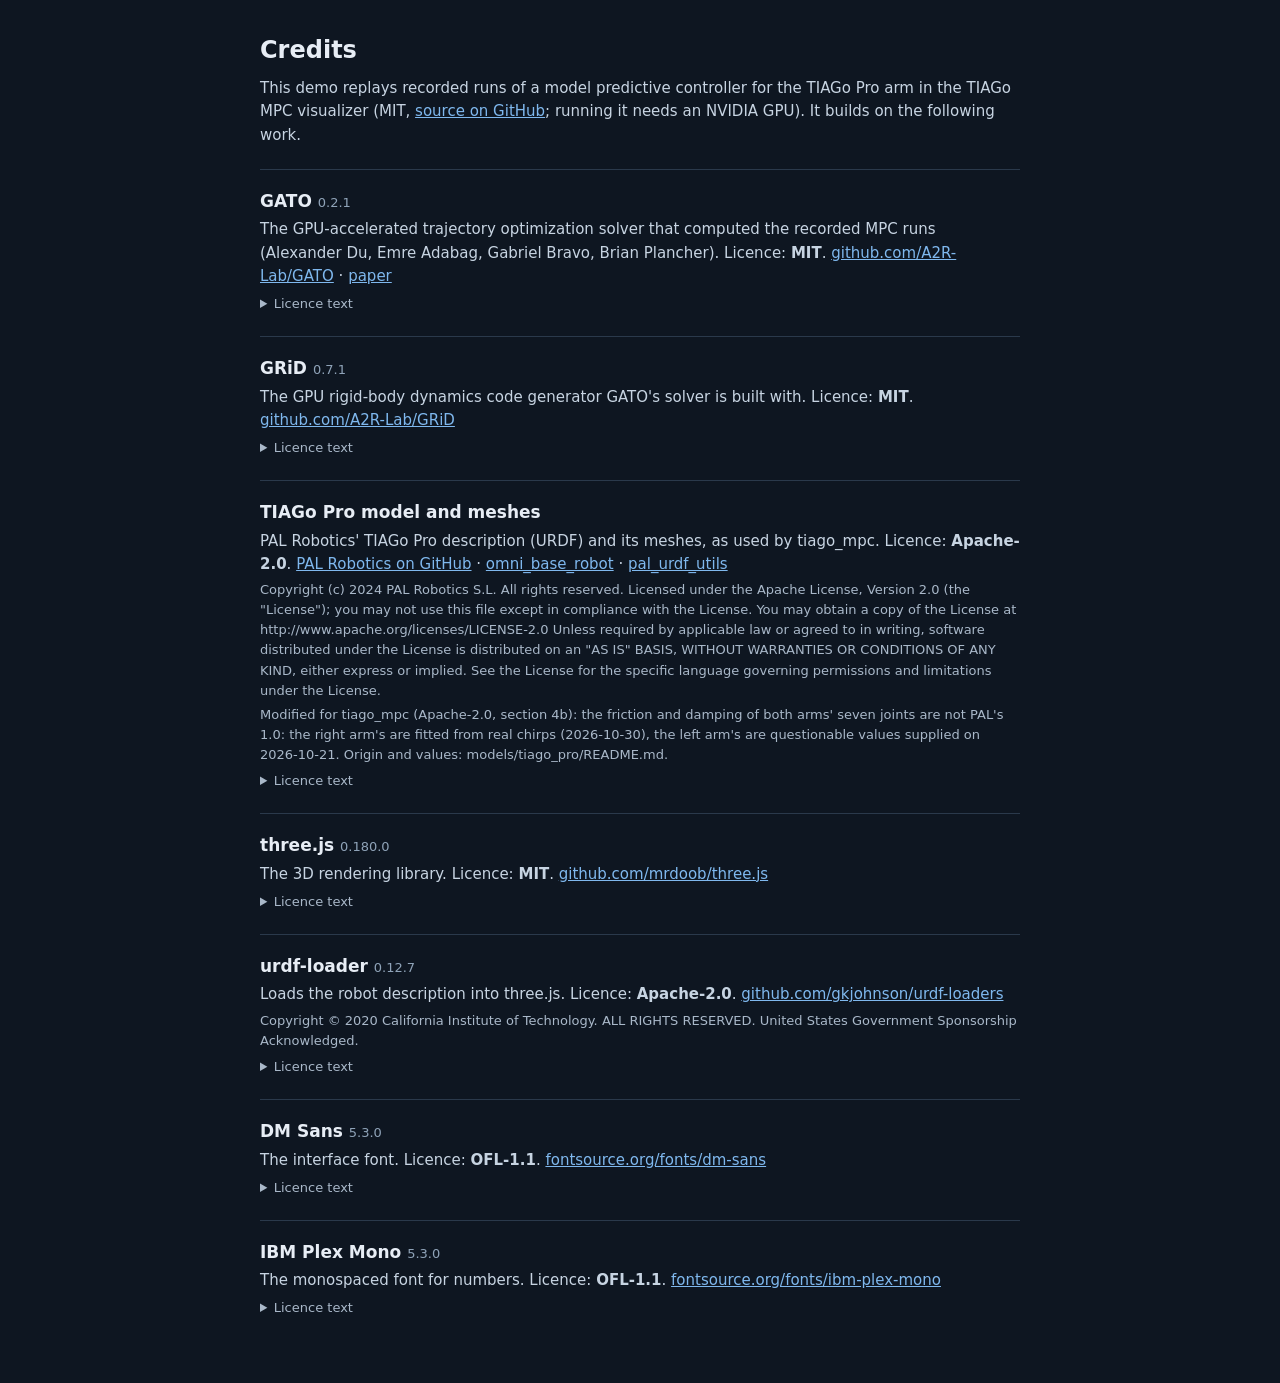
<file: demos/gato-visualizer/attribution.html>
<!doctype html>
<html lang="en">
<head>
<meta charset="utf-8">
<meta name="viewport" content="width=device-width, initial-scale=1">
<title>Credits · TIAGo MPC visualizer</title>
<style>
:root { color-scheme: dark; }
body { margin: 0; background: #0e1621; color: #e7edf5; font: 15px/1.55 system-ui, -apple-system, sans-serif; }
main { max-width: 760px; margin: 0 auto; padding: 32px 16px 64px; }
h1 { font-size: 24px; margin: 0 0 8px; }
h2 { font-size: 17px; margin: 0 0 4px; }
.version { font-size: 13px; font-weight: 400; color: #8fa3b8; }
section { margin-top: 22px; padding-top: 18px; border-top: 1px solid #2a394b; }
p { margin: 4px 0; color: #c7d4e2; }
.notice { font-size: 13px; color: #a9b8c9; }
a { color: #7fb8ee; }
summary { cursor: pointer; color: #a9b8c9; font-size: 13px; margin-top: 6px; }
pre { white-space: pre-wrap; overflow-wrap: anywhere; font-size: 12px; line-height: 1.45; color: #a9b8c9;
      background: #152332; border: 1px solid #2a394b; border-radius: 5px; padding: 10px 12px; }
</style>
</head>
<body>
<main>
<h1>Credits</h1>
<p>This demo replays recorded runs of a model predictive controller for the TIAGo Pro arm in the
TIAGo MPC visualizer (MIT, <a href="https://github.com/felixmueh/gato_visualizer" target="_blank" rel="noopener">source on GitHub</a>;
running it needs an NVIDIA GPU). It builds on the following work.</p>
<section id="gato"><h2>GATO <span class="version">0.2.1</span></h2><p>The GPU-accelerated trajectory optimization solver that computed the recorded MPC runs (Alexander Du, Emre Adabag, Gabriel Bravo, Brian Plancher). Licence: <strong>MIT</strong>. <a href="https://github.com/A2R-Lab/GATO" target="_blank" rel="noopener">github.com/A2R-Lab/GATO</a> · <a href="https://arxiv.org/abs/2510.07625" target="_blank" rel="noopener">paper</a></p><details><summary>Licence text</summary><pre>MIT License

Copyright (c) 2025 The Accessible and Accelerated Robotics Lab (A²R Lab)

Permission is hereby granted, free of charge, to any person obtaining a copy
of this software and associated documentation files (the &quot;Software&quot;), to deal
in the Software without restriction, including without limitation the rights
to use, copy, modify, merge, publish, distribute, sublicense, and/or sell
copies of the Software, and to permit persons to whom the Software is
furnished to do so, subject to the following conditions:

The above copyright notice and this permission notice shall be included in all
copies or substantial portions of the Software.

THE SOFTWARE IS PROVIDED &quot;AS IS&quot;, WITHOUT WARRANTY OF ANY KIND, EXPRESS OR
IMPLIED, INCLUDING BUT NOT LIMITED TO THE WARRANTIES OF MERCHANTABILITY,
FITNESS FOR A PARTICULAR PURPOSE AND NONINFRINGEMENT. IN NO EVENT SHALL THE
AUTHORS OR COPYRIGHT HOLDERS BE LIABLE FOR ANY CLAIM, DAMAGES OR OTHER
LIABILITY, WHETHER IN AN ACTION OF CONTRACT, TORT OR OTHERWISE, ARISING FROM,
OUT OF OR IN CONNECTION WITH THE SOFTWARE OR THE USE OR OTHER DEALINGS IN THE
SOFTWARE.</pre></details></section>
<section id="grid"><h2>GRiD <span class="version">0.7.1</span></h2><p>The GPU rigid-body dynamics code generator GATO&#x27;s solver is built with. Licence: <strong>MIT</strong>. <a href="https://github.com/A2R-Lab/GRiD" target="_blank" rel="noopener">github.com/A2R-Lab/GRiD</a></p><details><summary>Licence text</summary><pre>MIT License

Copyright (c) 2021 Hardware Acceleration for Robotics

Permission is hereby granted, free of charge, to any person obtaining a copy
of this software and associated documentation files (the &quot;Software&quot;), to deal
in the Software without restriction, including without limitation the rights
to use, copy, modify, merge, publish, distribute, sublicense, and/or sell
copies of the Software, and to permit persons to whom the Software is
furnished to do so, subject to the following conditions:

The above copyright notice and this permission notice shall be included in all
copies or substantial portions of the Software.

THE SOFTWARE IS PROVIDED &quot;AS IS&quot;, WITHOUT WARRANTY OF ANY KIND, EXPRESS OR
IMPLIED, INCLUDING BUT NOT LIMITED TO THE WARRANTIES OF MERCHANTABILITY,
FITNESS FOR A PARTICULAR PURPOSE AND NONINFRINGEMENT. IN NO EVENT SHALL THE
AUTHORS OR COPYRIGHT HOLDERS BE LIABLE FOR ANY CLAIM, DAMAGES OR OTHER
LIABILITY, WHETHER IN AN ACTION OF CONTRACT, TORT OR OTHERWISE, ARISING FROM,
OUT OF OR IN CONNECTION WITH THE SOFTWARE OR THE USE OR OTHER DEALINGS IN THE
SOFTWARE.</pre></details></section>
<section id="tiago-pro-model-and-meshes"><h2>TIAGo Pro model and meshes</h2><p>PAL Robotics&#x27; TIAGo Pro description (URDF) and its meshes, as used by tiago_mpc. Licence: <strong>Apache-2.0</strong>. <a href="https://github.com/pal-robotics" target="_blank" rel="noopener">PAL Robotics on GitHub</a> · <a href="https://github.com/pal-robotics/omni_base_robot" target="_blank" rel="noopener">omni_base_robot</a> · <a href="https://github.com/pal-robotics/pal_urdf_utils" target="_blank" rel="noopener">pal_urdf_utils</a></p><p class="notice">Copyright (c) 2024 PAL Robotics S.L. All rights reserved. Licensed under the Apache License, Version 2.0 (the &quot;License&quot;); you may not use this file except in compliance with the License. You may obtain a copy of the License at http://www.apache.org/licenses/LICENSE-2.0 Unless required by applicable law or agreed to in writing, software distributed under the License is distributed on an &quot;AS IS&quot; BASIS, WITHOUT WARRANTIES OR CONDITIONS OF ANY KIND, either express or implied. See the License for the specific language governing permissions and limitations under the License.</p><p class="notice">Modified for tiago_mpc (Apache-2.0, section 4b): the friction and damping of both arms&#x27; seven joints are not PAL&#x27;s 1.0: the right arm&#x27;s are fitted from real chirps (2026-10-30), the left arm&#x27;s are questionable values supplied on 2026-10-21. Origin and values: models/tiago_pro/README.md.</p><details><summary>Licence text</summary><pre>Apache License
                           Version 2.0, January 2004
                        http://www.apache.org/licenses/

   TERMS AND CONDITIONS FOR USE, REPRODUCTION, AND DISTRIBUTION

   1. Definitions.

      &quot;License&quot; shall mean the terms and conditions for use, reproduction,
      and distribution as defined by Sections 1 through 9 of this document.

      &quot;Licensor&quot; shall mean the copyright owner or entity authorized by
      the copyright owner that is granting the License.

      &quot;Legal Entity&quot; shall mean the union of the acting entity and all
      other entities that control, are controlled by, or are under common
      control with that entity. For the purposes of this definition,
      &quot;control&quot; means (i) the power, direct or indirect, to cause the
      direction or management of such entity, whether by contract or
      otherwise, or (ii) ownership of fifty percent (50%) or more of the
      outstanding shares, or (iii) beneficial ownership of such entity.

      &quot;You&quot; (or &quot;Your&quot;) shall mean an individual or Legal Entity
      exercising permissions granted by this License.

      &quot;Source&quot; form shall mean the preferred form for making modifications,
      including but not limited to software source code, documentation
      source, and configuration files.

      &quot;Object&quot; form shall mean any form resulting from mechanical
      transformation or translation of a Source form, including but
      not limited to compiled object code, generated documentation,
      and conversions to other media types.

      &quot;Work&quot; shall mean the work of authorship, whether in Source or
      Object form, made available under the License, as indicated by a
      copyright notice that is included in or attached to the work
      (an example is provided in the Appendix below).

      &quot;Derivative Works&quot; shall mean any work, whether in Source or Object
      form, that is based on (or derived from) the Work and for which the
      editorial revisions, annotations, elaborations, or other modifications
      represent, as a whole, an original work of authorship. For the purposes
      of this License, Derivative Works shall not include works that remain
      separable from, or merely link (or bind by name) to the interfaces of,
      the Work and Derivative Works thereof.

      &quot;Contribution&quot; shall mean any work of authorship, including
      the original version of the Work and any modifications or additions
      to that Work or Derivative Works thereof, that is intentionally
      submitted to Licensor for inclusion in the Work by the copyright owner
      or by an individual or Legal Entity authorized to submit on behalf of
      the copyright owner. For the purposes of this definition, &quot;submitted&quot;
      means any form of electronic, verbal, or written communication sent
      to the Licensor or its representatives, including but not limited to
      communication on electronic mailing lists, source code control systems,
      and issue tracking systems that are managed by, or on behalf of, the
      Licensor for the purpose of discussing and improving the Work, but
      excluding communication that is conspicuously marked or otherwise
      designated in writing by the copyright owner as &quot;Not a Contribution.&quot;

      &quot;Contributor&quot; shall mean Licensor and any individual or Legal Entity
      on behalf of whom a Contribution has been received by Licensor and
      subsequently incorporated within the Work.

   2. Grant of Copyright License. Subject to the terms and conditions of
      this License, each Contributor hereby grants to You a perpetual,
      worldwide, non-exclusive, no-charge, royalty-free, irrevocable
      copyright license to reproduce, prepare Derivative Works of,
      publicly display, publicly perform, sublicense, and distribute the
      Work and such Derivative Works in Source or Object form.

   3. Grant of Patent License. Subject to the terms and conditions of
      this License, each Contributor hereby grants to You a perpetual,
      worldwide, non-exclusive, no-charge, royalty-free, irrevocable
      (except as stated in this section) patent license to make, have made,
      use, offer to sell, sell, import, and otherwise transfer the Work,
      where such license applies only to those patent claims licensable
      by such Contributor that are necessarily infringed by their
      Contribution(s) alone or by combination of their Contribution(s)
      with the Work to which such Contribution(s) was submitted. If You
      institute patent litigation against any entity (including a
      cross-claim or counterclaim in a lawsuit) alleging that the Work
      or a Contribution incorporated within the Work constitutes direct
      or contributory patent infringement, then any patent licenses
      granted to You under this License for that Work shall terminate
      as of the date such litigation is filed.

   4. Redistribution. You may reproduce and distribute copies of the
      Work or Derivative Works thereof in any medium, with or without
      modifications, and in Source or Object form, provided that You
      meet the following conditions:

      (a) You must give any other recipients of the Work or
          Derivative Works a copy of this License; and

      (b) You must cause any modified files to carry prominent notices
          stating that You changed the files; and

      (c) You must retain, in the Source form of any Derivative Works
          that You distribute, all copyright, patent, trademark, and
          attribution notices from the Source form of the Work,
          excluding those notices that do not pertain to any part of
          the Derivative Works; and

      (d) If the Work includes a &quot;NOTICE&quot; text file as part of its
          distribution, then any Derivative Works that You distribute must
          include a readable copy of the attribution notices contained
          within such NOTICE file, excluding those notices that do not
          pertain to any part of the Derivative Works, in at least one
          of the following places: within a NOTICE text file distributed
          as part of the Derivative Works; within the Source form or
          documentation, if provided along with the Derivative Works; or,
          within a display generated by the Derivative Works, if and
          wherever such third-party notices normally appear. The contents
          of the NOTICE file are for informational purposes only and
          do not modify the License. You may add Your own attribution
          notices within Derivative Works that You distribute, alongside
          or as an addendum to the NOTICE text from the Work, provided
          that such additional attribution notices cannot be construed
          as modifying the License.

      You may add Your own copyright statement to Your modifications and
      may provide additional or different license terms and conditions
      for use, reproduction, or distribution of Your modifications, or
      for any such Derivative Works as a whole, provided Your use,
      reproduction, and distribution of the Work otherwise complies with
      the conditions stated in this License.

   5. Submission of Contributions. Unless You explicitly state otherwise,
      any Contribution intentionally submitted for inclusion in the Work
      by You to the Licensor shall be under the terms and conditions of
      this License, without any additional terms or conditions.
      Notwithstanding the above, nothing herein shall supersede or modify
      the terms of any separate license agreement you may have executed
      with Licensor regarding such Contributions.

   6. Trademarks. This License does not grant permission to use the trade
      names, trademarks, service marks, or product names of the Licensor,
      except as required for reasonable and customary use in describing the
      origin of the Work and reproducing the content of the NOTICE file.

   7. Disclaimer of Warranty. Unless required by applicable law or
      agreed to in writing, Licensor provides the Work (and each
      Contributor provides its Contributions) on an &quot;AS IS&quot; BASIS,
      WITHOUT WARRANTIES OR CONDITIONS OF ANY KIND, either express or
      implied, including, without limitation, any warranties or conditions
      of TITLE, NON-INFRINGEMENT, MERCHANTABILITY, or FITNESS FOR A
      PARTICULAR PURPOSE. You are solely responsible for determining the
      appropriateness of using or redistributing the Work and assume any
      risks associated with Your exercise of permissions under this License.

   8. Limitation of Liability. In no event and under no legal theory,
      whether in tort (including negligence), contract, or otherwise,
      unless required by applicable law (such as deliberate and grossly
      negligent acts) or agreed to in writing, shall any Contributor be
      liable to You for damages, including any direct, indirect, special,
      incidental, or consequential damages of any character arising as a
      result of this License or out of the use or inability to use the
      Work (including but not limited to damages for loss of goodwill,
      work stoppage, computer failure or malfunction, or any and all
      other commercial damages or losses), even if such Contributor
      has been advised of the possibility of such damages.

   9. Accepting Warranty or Additional Liability. While redistributing
      the Work or Derivative Works thereof, You may choose to offer,
      and charge a fee for, acceptance of support, warranty, indemnity,
      or other liability obligations and/or rights consistent with this
      License. However, in accepting such obligations, You may act only
      on Your own behalf and on Your sole responsibility, not on behalf
      of any other Contributor, and only if You agree to indemnify,
      defend, and hold each Contributor harmless for any liability
      incurred by, or claims asserted against, such Contributor by reason
      of your accepting any such warranty or additional liability.

   END OF TERMS AND CONDITIONS

   APPENDIX: How to apply the Apache License to your work.

      To apply the Apache License to your work, attach the following
      boilerplate notice, with the fields enclosed by brackets &quot;[]&quot;
      replaced with your own identifying information. (Don&#x27;t include
      the brackets!)  The text should be enclosed in the appropriate
      comment syntax for the file format. We also recommend that a
      file or class name and description of purpose be included on the
      same &quot;printed page&quot; as the copyright notice for easier
      identification within third-party archives.

   Copyright [yyyy] [name of copyright owner]

   Licensed under the Apache License, Version 2.0 (the &quot;License&quot;);
   you may not use this file except in compliance with the License.
   You may obtain a copy of the License at

       http://www.apache.org/licenses/LICENSE-2.0

   Unless required by applicable law or agreed to in writing, software
   distributed under the License is distributed on an &quot;AS IS&quot; BASIS,
   WITHOUT WARRANTIES OR CONDITIONS OF ANY KIND, either express or implied.
   See the License for the specific language governing permissions and
   limitations under the License.</pre></details></section>
<section id="three-js"><h2>three.js <span class="version">0.180.0</span></h2><p>The 3D rendering library. Licence: <strong>MIT</strong>. <a href="https://github.com/mrdoob/three.js" target="_blank" rel="noopener">github.com/mrdoob/three.js</a></p><details><summary>Licence text</summary><pre>The MIT License

Copyright © 2010-2025 three.js authors

Permission is hereby granted, free of charge, to any person obtaining a copy
of this software and associated documentation files (the &quot;Software&quot;), to deal
in the Software without restriction, including without limitation the rights
to use, copy, modify, merge, publish, distribute, sublicense, and/or sell
copies of the Software, and to permit persons to whom the Software is
furnished to do so, subject to the following conditions:

The above copyright notice and this permission notice shall be included in
all copies or substantial portions of the Software.

THE SOFTWARE IS PROVIDED &quot;AS IS&quot;, WITHOUT WARRANTY OF ANY KIND, EXPRESS OR
IMPLIED, INCLUDING BUT NOT LIMITED TO THE WARRANTIES OF MERCHANTABILITY,
FITNESS FOR A PARTICULAR PURPOSE AND NONINFRINGEMENT. IN NO EVENT SHALL THE
AUTHORS OR COPYRIGHT HOLDERS BE LIABLE FOR ANY CLAIM, DAMAGES OR OTHER
LIABILITY, WHETHER IN AN ACTION OF CONTRACT, TORT OR OTHERWISE, ARISING FROM,
OUT OF OR IN CONNECTION WITH THE SOFTWARE OR THE USE OR OTHER DEALINGS IN
THE SOFTWARE.</pre></details></section>
<section id="urdf-loader"><h2>urdf-loader <span class="version">0.12.7</span></h2><p>Loads the robot description into three.js. Licence: <strong>Apache-2.0</strong>. <a href="https://github.com/gkjohnson/urdf-loaders" target="_blank" rel="noopener">github.com/gkjohnson/urdf-loaders</a></p><p class="notice">Copyright © 2020 California Institute of Technology. ALL RIGHTS RESERVED. United States Government Sponsorship Acknowledged.</p><details><summary>Licence text</summary><pre>Apache License
                           Version 2.0, January 2004
                        http://www.apache.org/licenses/

   TERMS AND CONDITIONS FOR USE, REPRODUCTION, AND DISTRIBUTION

   1. Definitions.

      &quot;License&quot; shall mean the terms and conditions for use, reproduction,
      and distribution as defined by Sections 1 through 9 of this document.

      &quot;Licensor&quot; shall mean the copyright owner or entity authorized by
      the copyright owner that is granting the License.

      &quot;Legal Entity&quot; shall mean the union of the acting entity and all
      other entities that control, are controlled by, or are under common
      control with that entity. For the purposes of this definition,
      &quot;control&quot; means (i) the power, direct or indirect, to cause the
      direction or management of such entity, whether by contract or
      otherwise, or (ii) ownership of fifty percent (50%) or more of the
      outstanding shares, or (iii) beneficial ownership of such entity.

      &quot;You&quot; (or &quot;Your&quot;) shall mean an individual or Legal Entity
      exercising permissions granted by this License.

      &quot;Source&quot; form shall mean the preferred form for making modifications,
      including but not limited to software source code, documentation
      source, and configuration files.

      &quot;Object&quot; form shall mean any form resulting from mechanical
      transformation or translation of a Source form, including but
      not limited to compiled object code, generated documentation,
      and conversions to other media types.

      &quot;Work&quot; shall mean the work of authorship, whether in Source or
      Object form, made available under the License, as indicated by a
      copyright notice that is included in or attached to the work
      (an example is provided in the Appendix below).

      &quot;Derivative Works&quot; shall mean any work, whether in Source or Object
      form, that is based on (or derived from) the Work and for which the
      editorial revisions, annotations, elaborations, or other modifications
      represent, as a whole, an original work of authorship. For the purposes
      of this License, Derivative Works shall not include works that remain
      separable from, or merely link (or bind by name) to the interfaces of,
      the Work and Derivative Works thereof.

      &quot;Contribution&quot; shall mean any work of authorship, including
      the original version of the Work and any modifications or additions
      to that Work or Derivative Works thereof, that is intentionally
      submitted to Licensor for inclusion in the Work by the copyright owner
      or by an individual or Legal Entity authorized to submit on behalf of
      the copyright owner. For the purposes of this definition, &quot;submitted&quot;
      means any form of electronic, verbal, or written communication sent
      to the Licensor or its representatives, including but not limited to
      communication on electronic mailing lists, source code control systems,
      and issue tracking systems that are managed by, or on behalf of, the
      Licensor for the purpose of discussing and improving the Work, but
      excluding communication that is conspicuously marked or otherwise
      designated in writing by the copyright owner as &quot;Not a Contribution.&quot;

      &quot;Contributor&quot; shall mean Licensor and any individual or Legal Entity
      on behalf of whom a Contribution has been received by Licensor and
      subsequently incorporated within the Work.

   2. Grant of Copyright License. Subject to the terms and conditions of
      this License, each Contributor hereby grants to You a perpetual,
      worldwide, non-exclusive, no-charge, royalty-free, irrevocable
      copyright license to reproduce, prepare Derivative Works of,
      publicly display, publicly perform, sublicense, and distribute the
      Work and such Derivative Works in Source or Object form.

   3. Grant of Patent License. Subject to the terms and conditions of
      this License, each Contributor hereby grants to You a perpetual,
      worldwide, non-exclusive, no-charge, royalty-free, irrevocable
      (except as stated in this section) patent license to make, have made,
      use, offer to sell, sell, import, and otherwise transfer the Work,
      where such license applies only to those patent claims licensable
      by such Contributor that are necessarily infringed by their
      Contribution(s) alone or by combination of their Contribution(s)
      with the Work to which such Contribution(s) was submitted. If You
      institute patent litigation against any entity (including a
      cross-claim or counterclaim in a lawsuit) alleging that the Work
      or a Contribution incorporated within the Work constitutes direct
      or contributory patent infringement, then any patent licenses
      granted to You under this License for that Work shall terminate
      as of the date such litigation is filed.

   4. Redistribution. You may reproduce and distribute copies of the
      Work or Derivative Works thereof in any medium, with or without
      modifications, and in Source or Object form, provided that You
      meet the following conditions:

      (a) You must give any other recipients of the Work or
          Derivative Works a copy of this License; and

      (b) You must cause any modified files to carry prominent notices
          stating that You changed the files; and

      (c) You must retain, in the Source form of any Derivative Works
          that You distribute, all copyright, patent, trademark, and
          attribution notices from the Source form of the Work,
          excluding those notices that do not pertain to any part of
          the Derivative Works; and

      (d) If the Work includes a &quot;NOTICE&quot; text file as part of its
          distribution, then any Derivative Works that You distribute must
          include a readable copy of the attribution notices contained
          within such NOTICE file, excluding those notices that do not
          pertain to any part of the Derivative Works, in at least one
          of the following places: within a NOTICE text file distributed
          as part of the Derivative Works; within the Source form or
          documentation, if provided along with the Derivative Works; or,
          within a display generated by the Derivative Works, if and
          wherever such third-party notices normally appear. The contents
          of the NOTICE file are for informational purposes only and
          do not modify the License. You may add Your own attribution
          notices within Derivative Works that You distribute, alongside
          or as an addendum to the NOTICE text from the Work, provided
          that such additional attribution notices cannot be construed
          as modifying the License.

      You may add Your own copyright statement to Your modifications and
      may provide additional or different license terms and conditions
      for use, reproduction, or distribution of Your modifications, or
      for any such Derivative Works as a whole, provided Your use,
      reproduction, and distribution of the Work otherwise complies with
      the conditions stated in this License.

   5. Submission of Contributions. Unless You explicitly state otherwise,
      any Contribution intentionally submitted for inclusion in the Work
      by You to the Licensor shall be under the terms and conditions of
      this License, without any additional terms or conditions.
      Notwithstanding the above, nothing herein shall supersede or modify
      the terms of any separate license agreement you may have executed
      with Licensor regarding such Contributions.

   6. Trademarks. This License does not grant permission to use the trade
      names, trademarks, service marks, or product names of the Licensor,
      except as required for reasonable and customary use in describing the
      origin of the Work and reproducing the content of the NOTICE file.

   7. Disclaimer of Warranty. Unless required by applicable law or
      agreed to in writing, Licensor provides the Work (and each
      Contributor provides its Contributions) on an &quot;AS IS&quot; BASIS,
      WITHOUT WARRANTIES OR CONDITIONS OF ANY KIND, either express or
      implied, including, without limitation, any warranties or conditions
      of TITLE, NON-INFRINGEMENT, MERCHANTABILITY, or FITNESS FOR A
      PARTICULAR PURPOSE. You are solely responsible for determining the
      appropriateness of using or redistributing the Work and assume any
      risks associated with Your exercise of permissions under this License.

   8. Limitation of Liability. In no event and under no legal theory,
      whether in tort (including negligence), contract, or otherwise,
      unless required by applicable law (such as deliberate and grossly
      negligent acts) or agreed to in writing, shall any Contributor be
      liable to You for damages, including any direct, indirect, special,
      incidental, or consequential damages of any character arising as a
      result of this License or out of the use or inability to use the
      Work (including but not limited to damages for loss of goodwill,
      work stoppage, computer failure or malfunction, or any and all
      other commercial damages or losses), even if such Contributor
      has been advised of the possibility of such damages.

   9. Accepting Warranty or Additional Liability. While redistributing
      the Work or Derivative Works thereof, You may choose to offer,
      and charge a fee for, acceptance of support, warranty, indemnity,
      or other liability obligations and/or rights consistent with this
      License. However, in accepting such obligations, You may act only
      on Your own behalf and on Your sole responsibility, not on behalf
      of any other Contributor, and only if You agree to indemnify,
      defend, and hold each Contributor harmless for any liability
      incurred by, or claims asserted against, such Contributor by reason
      of your accepting any such warranty or additional liability.

   END OF TERMS AND CONDITIONS

   APPENDIX: How to apply the Apache License to your work.

      To apply the Apache License to your work, attach the following
      boilerplate notice, with the fields enclosed by brackets &quot;[]&quot;
      replaced with your own identifying information. (Don&#x27;t include
      the brackets!)  The text should be enclosed in the appropriate
      comment syntax for the file format. We also recommend that a
      file or class name and description of purpose be included on the
      same &quot;printed page&quot; as the copyright notice for easier
      identification within third-party archives.

   Copyright [yyyy] [name of copyright owner]

   Licensed under the Apache License, Version 2.0 (the &quot;License&quot;);
   you may not use this file except in compliance with the License.
   You may obtain a copy of the License at

       http://www.apache.org/licenses/LICENSE-2.0

   Unless required by applicable law or agreed to in writing, software
   distributed under the License is distributed on an &quot;AS IS&quot; BASIS,
   WITHOUT WARRANTIES OR CONDITIONS OF ANY KIND, either express or implied.
   See the License for the specific language governing permissions and
   limitations under the License.</pre></details></section>
<section id="dm-sans"><h2>DM Sans <span class="version">5.3.0</span></h2><p>The interface font. Licence: <strong>OFL-1.1</strong>. <a href="https://fontsource.org/fonts/dm-sans" target="_blank" rel="noopener">fontsource.org/fonts/dm-sans</a></p><details><summary>Licence text</summary><pre>Copyright 2014 The DM Sans Project Authors (https://github.com/googlefonts/dm-fonts) DMSans-Italic[opsz,wght].ttf: Copyright 2014 The DM Sans Project Authors (https://github.com/googlefonts/dm-fonts)

This Font Software is licensed under the SIL Open Font License, Version 1.1.
This license is copied below, and is also available with a FAQ at:
http://scripts.sil.org/OFL


-----------------------------------------------------------
SIL OPEN FONT LICENSE Version 1.1 - 26 February 2007
-----------------------------------------------------------

PREAMBLE
The goals of the Open Font License (OFL) are to stimulate worldwide
development of collaborative font projects, to support the font creation
efforts of academic and linguistic communities, and to provide a free and
open framework in which fonts may be shared and improved in partnership
with others.

The OFL allows the licensed fonts to be used, studied, modified and
redistributed freely as long as they are not sold by themselves. The
fonts, including any derivative works, can be bundled, embedded,
redistributed and/or sold with any software provided that any reserved
names are not used by derivative works. The fonts and derivatives,
however, cannot be released under any other type of license. The
requirement for fonts to remain under this license does not apply
to any document created using the fonts or their derivatives.

DEFINITIONS
&quot;Font Software&quot; refers to the set of files released by the Copyright
Holder(s) under this license and clearly marked as such. This may
include source files, build scripts and documentation.

&quot;Reserved Font Name&quot; refers to any names specified as such after the
copyright statement(s).

&quot;Original Version&quot; refers to the collection of Font Software components as
distributed by the Copyright Holder(s).

&quot;Modified Version&quot; refers to any derivative made by adding to, deleting,
or substituting -- in part or in whole -- any of the components of the
Original Version, by changing formats or by porting the Font Software to a
new environment.

&quot;Author&quot; refers to any designer, engineer, programmer, technical
writer or other person who contributed to the Font Software.

PERMISSION &amp; CONDITIONS
Permission is hereby granted, free of charge, to any person obtaining
a copy of the Font Software, to use, study, copy, merge, embed, modify,
redistribute, and sell modified and unmodified copies of the Font
Software, subject to the following conditions:

1) Neither the Font Software nor any of its individual components,
in Original or Modified Versions, may be sold by itself.

2) Original or Modified Versions of the Font Software may be bundled,
redistributed and/or sold with any software, provided that each copy
contains the above copyright notice and this license. These can be
included either as stand-alone text files, human-readable headers or
in the appropriate machine-readable metadata fields within text or
binary files as long as those fields can be easily viewed by the user.

3) No Modified Version of the Font Software may use the Reserved Font
Name(s) unless explicit written permission is granted by the corresponding
Copyright Holder. This restriction only applies to the primary font name as
presented to the users.

4) The name(s) of the Copyright Holder(s) or the Author(s) of the Font
Software shall not be used to promote, endorse or advertise any
Modified Version, except to acknowledge the contribution(s) of the
Copyright Holder(s) and the Author(s) or with their explicit written
permission.

5) The Font Software, modified or unmodified, in part or in whole,
must be distributed entirely under this license, and must not be
distributed under any other license. The requirement for fonts to
remain under this license does not apply to any document created
using the Font Software.

TERMINATION
This license becomes null and void if any of the above conditions are
not met.

DISCLAIMER
THE FONT SOFTWARE IS PROVIDED &quot;AS IS&quot;, WITHOUT WARRANTY OF ANY KIND,
EXPRESS OR IMPLIED, INCLUDING BUT NOT LIMITED TO ANY WARRANTIES OF
MERCHANTABILITY, FITNESS FOR A PARTICULAR PURPOSE AND NONINFRINGEMENT
OF COPYRIGHT, PATENT, TRADEMARK, OR OTHER RIGHT. IN NO EVENT SHALL THE
COPYRIGHT HOLDER BE LIABLE FOR ANY CLAIM, DAMAGES OR OTHER LIABILITY,
INCLUDING ANY GENERAL, SPECIAL, INDIRECT, INCIDENTAL, OR CONSEQUENTIAL
DAMAGES, WHETHER IN AN ACTION OF CONTRACT, TORT OR OTHERWISE, ARISING
FROM, OUT OF THE USE OR INABILITY TO USE THE FONT SOFTWARE OR FROM
OTHER DEALINGS IN THE FONT SOFTWARE.</pre></details></section>
<section id="ibm-plex-mono"><h2>IBM Plex Mono <span class="version">5.3.0</span></h2><p>The monospaced font for numbers. Licence: <strong>OFL-1.1</strong>. <a href="https://fontsource.org/fonts/ibm-plex-mono" target="_blank" rel="noopener">fontsource.org/fonts/ibm-plex-mono</a></p><details><summary>Licence text</summary><pre>Copyright 2017 IBM Corp. All rights reserved. IBMPlexMono-ThinItalic.ttf: Copyright 2017 IBM Corp. All rights reserved. IBMPlexMono-ExtraLight.ttf: Copyright 2017 IBM Corp. All rights reserved. IBMPlexMono-ExtraLightItalic.ttf: Copyright 2017 IBM Corp. All rights reserved. IBMPlexMono-Light.ttf: Copyright 2017 IBM Corp. All rights reserved. IBMPlexMono-LightItalic.ttf: Copyright 2017 IBM Corp. All rights reserved. IBMPlexMono-Regular.ttf: Copyright 2017 IBM Corp. All rights reserved. IBMPlexMono-Italic.ttf: Copyright 2017 IBM Corp. All rights reserved. IBMPlexMono-Medium.ttf: Copyright 2017 IBM Corp. All rights reserved. IBMPlexMono-MediumItalic.ttf: Copyright 2017 IBM Corp. All rights reserved. IBMPlexMono-SemiBold.ttf: Copyright 2017 IBM Corp. All rights reserved. IBMPlexMono-SemiBoldItalic.ttf: Copyright 2017 IBM Corp. All rights reserved. IBMPlexMono-Bold.ttf: Copyright 2017 IBM Corp. All rights reserved. IBMPlexMono-BoldItalic.ttf: Copyright 2017 IBM Corp. All rights reserved.

This Font Software is licensed under the SIL Open Font License, Version 1.1.
This license is copied below, and is also available with a FAQ at:
http://scripts.sil.org/OFL


-----------------------------------------------------------
SIL OPEN FONT LICENSE Version 1.1 - 26 February 2007
-----------------------------------------------------------

PREAMBLE
The goals of the Open Font License (OFL) are to stimulate worldwide
development of collaborative font projects, to support the font creation
efforts of academic and linguistic communities, and to provide a free and
open framework in which fonts may be shared and improved in partnership
with others.

The OFL allows the licensed fonts to be used, studied, modified and
redistributed freely as long as they are not sold by themselves. The
fonts, including any derivative works, can be bundled, embedded,
redistributed and/or sold with any software provided that any reserved
names are not used by derivative works. The fonts and derivatives,
however, cannot be released under any other type of license. The
requirement for fonts to remain under this license does not apply
to any document created using the fonts or their derivatives.

DEFINITIONS
&quot;Font Software&quot; refers to the set of files released by the Copyright
Holder(s) under this license and clearly marked as such. This may
include source files, build scripts and documentation.

&quot;Reserved Font Name&quot; refers to any names specified as such after the
copyright statement(s).

&quot;Original Version&quot; refers to the collection of Font Software components as
distributed by the Copyright Holder(s).

&quot;Modified Version&quot; refers to any derivative made by adding to, deleting,
or substituting -- in part or in whole -- any of the components of the
Original Version, by changing formats or by porting the Font Software to a
new environment.

&quot;Author&quot; refers to any designer, engineer, programmer, technical
writer or other person who contributed to the Font Software.

PERMISSION &amp; CONDITIONS
Permission is hereby granted, free of charge, to any person obtaining
a copy of the Font Software, to use, study, copy, merge, embed, modify,
redistribute, and sell modified and unmodified copies of the Font
Software, subject to the following conditions:

1) Neither the Font Software nor any of its individual components,
in Original or Modified Versions, may be sold by itself.

2) Original or Modified Versions of the Font Software may be bundled,
redistributed and/or sold with any software, provided that each copy
contains the above copyright notice and this license. These can be
included either as stand-alone text files, human-readable headers or
in the appropriate machine-readable metadata fields within text or
binary files as long as those fields can be easily viewed by the user.

3) No Modified Version of the Font Software may use the Reserved Font
Name(s) unless explicit written permission is granted by the corresponding
Copyright Holder. This restriction only applies to the primary font name as
presented to the users.

4) The name(s) of the Copyright Holder(s) or the Author(s) of the Font
Software shall not be used to promote, endorse or advertise any
Modified Version, except to acknowledge the contribution(s) of the
Copyright Holder(s) and the Author(s) or with their explicit written
permission.

5) The Font Software, modified or unmodified, in part or in whole,
must be distributed entirely under this license, and must not be
distributed under any other license. The requirement for fonts to
remain under this license does not apply to any document created
using the Font Software.

TERMINATION
This license becomes null and void if any of the above conditions are
not met.

DISCLAIMER
THE FONT SOFTWARE IS PROVIDED &quot;AS IS&quot;, WITHOUT WARRANTY OF ANY KIND,
EXPRESS OR IMPLIED, INCLUDING BUT NOT LIMITED TO ANY WARRANTIES OF
MERCHANTABILITY, FITNESS FOR A PARTICULAR PURPOSE AND NONINFRINGEMENT
OF COPYRIGHT, PATENT, TRADEMARK, OR OTHER RIGHT. IN NO EVENT SHALL THE
COPYRIGHT HOLDER BE LIABLE FOR ANY CLAIM, DAMAGES OR OTHER LIABILITY,
INCLUDING ANY GENERAL, SPECIAL, INDIRECT, INCIDENTAL, OR CONSEQUENTIAL
DAMAGES, WHETHER IN AN ACTION OF CONTRACT, TORT OR OTHERWISE, ARISING
FROM, OUT OF THE USE OR INABILITY TO USE THE FONT SOFTWARE OR FROM
OTHER DEALINGS IN THE FONT SOFTWARE.</pre></details></section>
</main>
</body>
</html>
</file>
<file: style.css>
/* ==============================================================================
   felix-muehlenberend.de: one stylesheet for every page.

   Look borrowed from jonbarron.info (narrow column, project rows with a small
   clip on the left), written from scratch. System fonts only: the site makes no
   external requests (no web fonts, no CDN, no analytics), see README.md.
   ============================================================================== */

:root {
  --text: #1a1a1a;
  --muted: #5f6368;          /* 6.3:1 on white: passes WCAG AA for body text */
  --link: #1a5fb4;
  --rule: #e3e3e3;
  --ph-bg: #d9d9d9;
  --ph-text: #3c3c3c;
  --highlight: #fffbe0;      /* Barron's yellow "key work" row, toned down */
  --todo-bg: #ffe6e6;
  --todo-text: #8a1111;
  --column: 820px;
  --font: system-ui, -apple-system, "Segoe UI", Roboto, "Helvetica Neue", Arial, sans-serif;
  --mono: ui-monospace, "SFMono-Regular", Menlo, Consolas, monospace;
}

* { box-sizing: border-box; }
html { -webkit-text-size-adjust: 100%; }
body {
  margin: 0;
  background: #fff;
  color: var(--text);
  font: 16px/1.55 var(--font);
}
a { color: var(--link); text-decoration: none; }
a:hover, a:focus-visible { text-decoration: underline; }
h1, h2, h3 { line-height: 1.2; font-weight: 600; }
h2 { font-size: 1.35rem; margin: 2.2rem 0 0.8rem; }
h3 { font-size: 1.05rem; margin: 0 0 0.25rem; }
p { margin: 0 0 0.8rem; }
code { font-family: var(--mono); font-size: 0.9em; }

.column { max-width: var(--column); margin: 0 auto; padding: 0 16px; }

/* ------------------------------------------------------------------------------
   Subpages: one small link back home instead of a nav bar (Felix, 25.11.2026:
   the bar only repeated his name and links that the home page shows anyway).
   The home page has no bar at all, its header holds the name and the links.
   ------------------------------------------------------------------------------ */
.backlink { padding-top: 1rem; font-size: 0.95rem; }

/* ------------------------------------------------------------------------------
   Placeholders (TODO(felix)): every one carries the class .todo and a
   TODO(felix) comment, so tools/check_todos.sh finds it and the red marking
   makes it obvious on screen. Remove both when the real content goes in.
   ------------------------------------------------------------------------------ */
.todo { background: var(--todo-bg); color: var(--todo-text); padding: 0 0.25em; border-radius: 2px; font-size: 0.9em; }
/* Block placeholders keep their own look (declared further down, so it wins
   over .todo) and only get a red dashed outline. */
.ph.todo, .ph-photo.todo, .ph-box.todo { outline: 2px dashed var(--todo-text); outline-offset: -2px; }

/* ------------------------------------------------------------------------------
   Clips: silent looping videos (for now grey 16:9 stand-ins)
   ------------------------------------------------------------------------------ */
.ph, .clip {
  position: relative;
  aspect-ratio: 16 / 9;          /* reserves space: no layout shift (CLS) */
  overflow: hidden;
}
.clip video { display: block; width: 100%; height: 100%; object-fit: cover; }
.still { aspect-ratio: 16 / 9; overflow: hidden; }
.still img { display: block; width: 100%; height: 100%; object-fit: cover; }
.ph {
  background: var(--ph-bg);
  color: var(--ph-text);
  display: flex; align-items: center; justify-content: center;
  text-align: center;
  font-size: 0.72rem; line-height: 1.3;
  padding: 0.5rem;
}
/* A moving sweep on the stand-ins, so the pause control and the reduced-motion
   rule have something to stop until real clips exist. */
.ph.clip::after {
  content: "";
  position: absolute; inset: 0;
  background: linear-gradient(90deg, transparent, rgba(255,255,255,.35), transparent);
  transform: translateX(-100%);
  animation: sweep 3s linear infinite;
}
.ph.clip.paused::after { animation-play-state: paused; }
@keyframes sweep { to { transform: translateX(100%); } }

/* WCAG 2.2.2: a looping clip longer than 5 s needs a pause control (site.js). */
.clip .pause {
  position: absolute; right: 4px; bottom: 4px; z-index: 1;
  font: 600 0.7rem var(--font);
  background: rgba(0,0,0,.7); color: #fff;
  border: 0; border-radius: 3px; padding: 2px 6px; cursor: pointer;
}
.clip .pause:focus-visible { outline: 2px solid var(--link); outline-offset: 2px; }

/* Without JS, nothing moves under reduced motion. With JS, site.js starts
   clips paused under reduced motion, and the visitor can still press Play. */
@media (prefers-reduced-motion: reduce) {
  .ph.clip:not([data-js])::after { animation: none; }
}

.ph-photo {
  border-radius: 50%;
  aspect-ratio: 1;
  display: flex; align-items: center; justify-content: center;
  background: var(--ph-bg); color: var(--ph-text);
  text-align: center; font-size: 0.8rem;
  overflow: hidden;
}
.ph-photo img { width: 100%; height: 100%; object-fit: cover; }
.ph-box { border: 2px dashed #9a9a9a; background: #f4f4f4; padding: 2rem 1rem; text-align: center; color: var(--muted); }

/* ------------------------------------------------------------------------------
   Shared bits: link lists, meta lines, footer
   ------------------------------------------------------------------------------ */
/* Link lists "a / b / c". Flex drops the whitespace between the links, and the
   slash sits in the gap outside each link, so a red .todo link doesn't paint it. */
.links { color: var(--muted); display: flex; flex-wrap: wrap; column-gap: 1.3em; }
.links > * { position: relative; }
.links > * + *::before { content: "/"; position: absolute; left: -0.9em; color: var(--muted); background: none; }
.meta { color: var(--muted); font-size: 0.88rem; margin-bottom: 0.35rem; }
/* Tech labels: plain text tags, no filter behind them (spec, 24.11.2026). */
.tech { list-style: none; margin: 0 0 0.35rem; padding: 0; display: flex; flex-wrap: wrap; gap: 0.3rem; }
.tech li { font-size: 0.75rem; line-height: 1.4; color: var(--ph-text); background: #f1f1f1; border-radius: 3px; padding: 0 0.4rem; }
.site-footer { border-top: 1px solid var(--rule); margin-top: 3rem; padding: 1.2rem 0 2rem; color: var(--muted); font-size: 0.85rem; }

/* ------------------------------------------------------------------------------
   Home: compact header (bio left, photo right)
   ------------------------------------------------------------------------------ */
.home-header {
  display: grid;
  grid-template-columns: 1fr 260px;   /* bigger photo next to the three-paragraph intro (Felix, 25.11.2026) */
  grid-template-areas: "name photo" "bio photo";
  gap: 0 2rem; align-items: center;
  margin: 2.5rem 0 1rem;
}
.home-header .photo { grid-area: photo; width: 260px; }
.home-header .name { grid-area: name; text-align: center; }
.home-header .bio { grid-area: bio; }
.home-header h1 { font-size: 2rem; font-weight: 400; margin: 0 0 0.4rem; }
.home-header .name .links { justify-content: center; margin-bottom: 0.8rem; }

/* ------------------------------------------------------------------------------
   Project rows (Barron): clip left, text right
   ------------------------------------------------------------------------------ */
.rows { display: flex; flex-direction: column; gap: 0.5rem; }
.row { display: grid; grid-template-columns: 200px 1fr; gap: 1.25rem; padding: 0.9rem; align-items: start; }
.row.key { background: var(--highlight); }
.row p { margin: 0.3rem 0 0; font-size: 0.95rem; }

/* ------------------------------------------------------------------------------
   Home: "More projects", the compact text-only list below the rows (projects
   without a useful picture). Indented like the row text, no picture column.
   ------------------------------------------------------------------------------ */
.more-projects { list-style: none; margin: 0; padding: 0 0.9rem; }
.more-projects li { padding: 0.55rem 0; border-bottom: 1px solid var(--rule); }
.more-projects li:last-child { border-bottom: 0; }
.more-projects h3 { font-size: 1rem; margin: 0; }
.more-projects .meta { font-size: 0.82rem; margin: 0.1rem 0 0.2rem; }
.more-projects p { margin: 0 0 0.2rem; font-size: 0.9rem; }
.more-projects .links { font-size: 0.88rem; }

/* ------------------------------------------------------------------------------
   Home: short timeline at the bottom
   ------------------------------------------------------------------------------ */
.mini-timeline { list-style: none; margin: 0; padding: 0; font-size: 0.92rem; }
.mini-timeline li { display: grid; grid-template-columns: 7.5rem 1fr; gap: 0.75rem; padding: 0.25rem 0; border-bottom: 1px solid var(--rule); }
.mini-timeline .when { color: var(--muted); font-variant-numeric: tabular-nums; }

/* ------------------------------------------------------------------------------
   Project page: article column (problem → approach → result → own role)
   ------------------------------------------------------------------------------ */
.article { max-width: 720px; }
.article h1 { font-size: 1.9rem; margin: 2rem 0 0.4rem; }
.article .hero { margin: 1.2rem 0 0.4rem; }
.article .caption { color: var(--muted); font-size: 0.85rem; margin-bottom: 1.5rem; }
.article ul { padding-left: 1.2rem; }
.article li { margin-bottom: 0.35rem; }
.facts { display: grid; grid-template-columns: max-content 1fr; gap: 0.2rem 1rem; font-size: 0.92rem; margin: 1rem 0; }
.facts dt { color: var(--muted); }
.facts dd { margin: 0; }
.figure-num { font-size: 1.6rem; font-weight: 600; }
.numbers { display: grid; grid-template-columns: repeat(auto-fit, minmax(180px, 1fr)); gap: 1rem; margin: 1rem 0 1.2rem; }
.numbers div { border-left: 3px solid var(--link); padding-left: 0.75rem; font-size: 0.88rem; color: var(--muted); }
/* Short code examples (the bachelor's thesis page). A line too long for a
   phone scrolls inside the block, never the page. */
.article pre { background: #f6f6f6; border-radius: 3px; padding: 0.6rem 0.8rem; margin: 0 0 0.8rem; overflow-x: auto; font-size: 0.85rem; line-height: 1.45; }
.article pre code { font-size: inherit; }
.article h3 { margin-top: 1.3rem; }

/* ------------------------------------------------------------------------------
   Architecture diagram (the master's thesis page): an inline SVG, so its text
   uses the page font and stays selectable. The box carries its own light
   background and colours, so it reads the same whatever is around it. Below
   ~690 px the drawing would shrink its text under 11 px, so it keeps a minimum
   width and scrolls inside its box instead, never the page.
   ------------------------------------------------------------------------------ */
/* The fill shows who built what (Felix, 26.11.2026: in the thesis figure's
   letter-badge style his own processes read as not built by him). What he
   built is a soft blue tint with a blue outline; a built part inside a built
   process box is white with the same outline, so the nesting reads without
   stacking blues. Parts he modified are white with a dashed blue outline,
   parts used unchanged grey. Generated outputs, the bands and the CUDA/GPU
   area are neutral. The process boxes carry the heaviest outline, so the eye
   lands on them first. Light only, like the rest of the site: a dark mode
   would redefine these tokens. */
.diagram {
  --dg-text: #1a1a1a;
  --dg-muted: #5f6368;
  --dg-line: #4a4f55;           /* arrows */
  --dg-built: #dfeaf8;          /* fill of what Felix built */
  --dg-built-line: #1a5fb4;     /* = --link; outline of built and modified parts */
  --dg-used: #ececec;
  --dg-used-line: #9a9a9a;
  --dg-out-line: #b5b5b5;
  --dg-band: #f5f5f5;
  --dg-band-line: #d0d0d0;
  --dg-run: #f2f6fb;
  --dg-run-line: #c9d6e6;
  --dg-area: #f3f5f8;           /* the CUDA/GPU area inside the planning process */
  margin: 1rem 0 0.4rem; overflow-x: auto; border: 1px solid var(--rule); border-radius: 4px; background: #fff;
}
.diagram svg { display: block; width: 100%; min-width: 660px; height: auto; color: var(--dg-text); }
.diagram text { font-family: var(--font); font-size: 13px; fill: currentColor; }
.diagram .small { font-size: 11.5px; fill: var(--dg-muted); }
.diagram .head { font-size: 11.5px; font-weight: 600; letter-spacing: 0.06em; fill: var(--dg-muted); }
.diagram .title { font-weight: 600; }
.diagram .band { fill: var(--dg-band); stroke: var(--dg-band-line); }
.diagram .band-run { fill: var(--dg-run); stroke: var(--dg-run-line); }
.diagram .gpu { fill: var(--dg-area); stroke: none; }
.diagram .built { fill: var(--dg-built); stroke: var(--dg-built-line); stroke-width: 1.3; }
.diagram .built-process { stroke-width: 1.6; }
.diagram .built-part { fill: #fff; stroke: var(--dg-built-line); stroke-width: 1.3; }
.diagram .mod { fill: #fff; stroke: var(--dg-built-line); stroke-width: 1.3; stroke-dasharray: 5 3; }
.diagram .used { fill: var(--dg-used); stroke: var(--dg-used-line); }
.diagram .out { fill: #fff; stroke: var(--dg-out-line); }
.diagram .flow { fill: none; stroke: var(--dg-line); stroke-width: 1.3; }
.diagram .arrowhead { fill: var(--dg-line); }

/* ------------------------------------------------------------------------------
   Phone width. The home header shrinks to a 96 px photo beside the name and
   links, so the first project row starts on the first screen (390×844).
   ------------------------------------------------------------------------------ */
@media (max-width: 640px) {
  body { font-size: 15px; }

  .home-header {
    grid-template-columns: 120px 1fr;
    grid-template-areas: "photo name" "bio bio";
    gap: 0.75rem 1rem;
    margin: 1.25rem 0 0.5rem;
  }
  .home-header .photo { width: 120px; font-size: 0.65rem; }
  .home-header .name { text-align: left; }
  .home-header h1 { font-size: 1.6rem; }
  .home-header .name .links { justify-content: flex-start; margin-bottom: 0; }
  .home-header .bio p { margin-bottom: 0.5rem; }
  .home-intro { display: none; }   /* "Selected work…" line: obvious on a phone */
  h2#projects { margin-top: 1.2rem; }

  .row { grid-template-columns: 1fr; gap: 0.6rem; padding: 0.6rem 0; }
  /* A text-only row (Engagement: DLRG) keeps an empty picture slot so its
     text lines up on a wide screen; stacked, the slot would only add a gap. */
  .row > div:empty { display: none; }
  .row.key { padding: 0.6rem; }
  .more-projects { padding: 0; }
  .mini-timeline li { grid-template-columns: 1fr; gap: 0; }
  .facts { grid-template-columns: 1fr; }
  .facts dd { margin-bottom: 0.4rem; }
}
</file>
